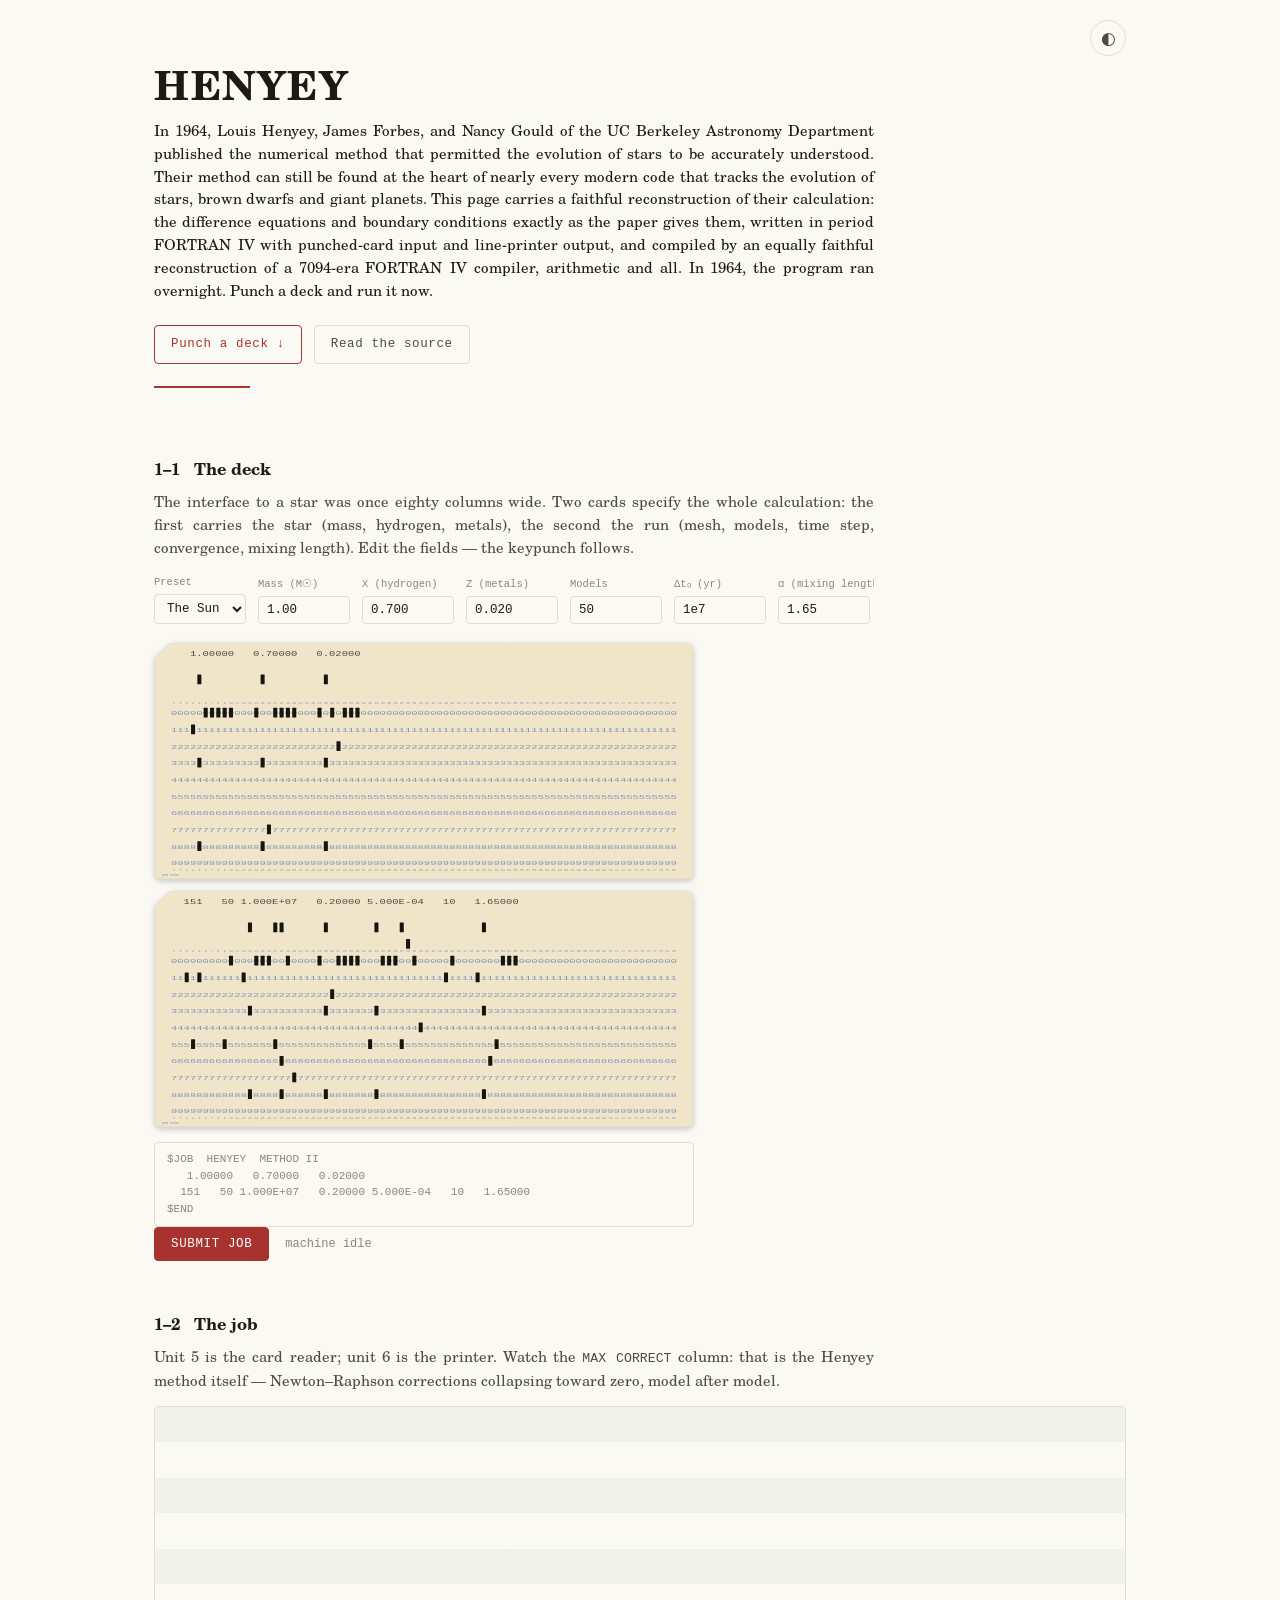
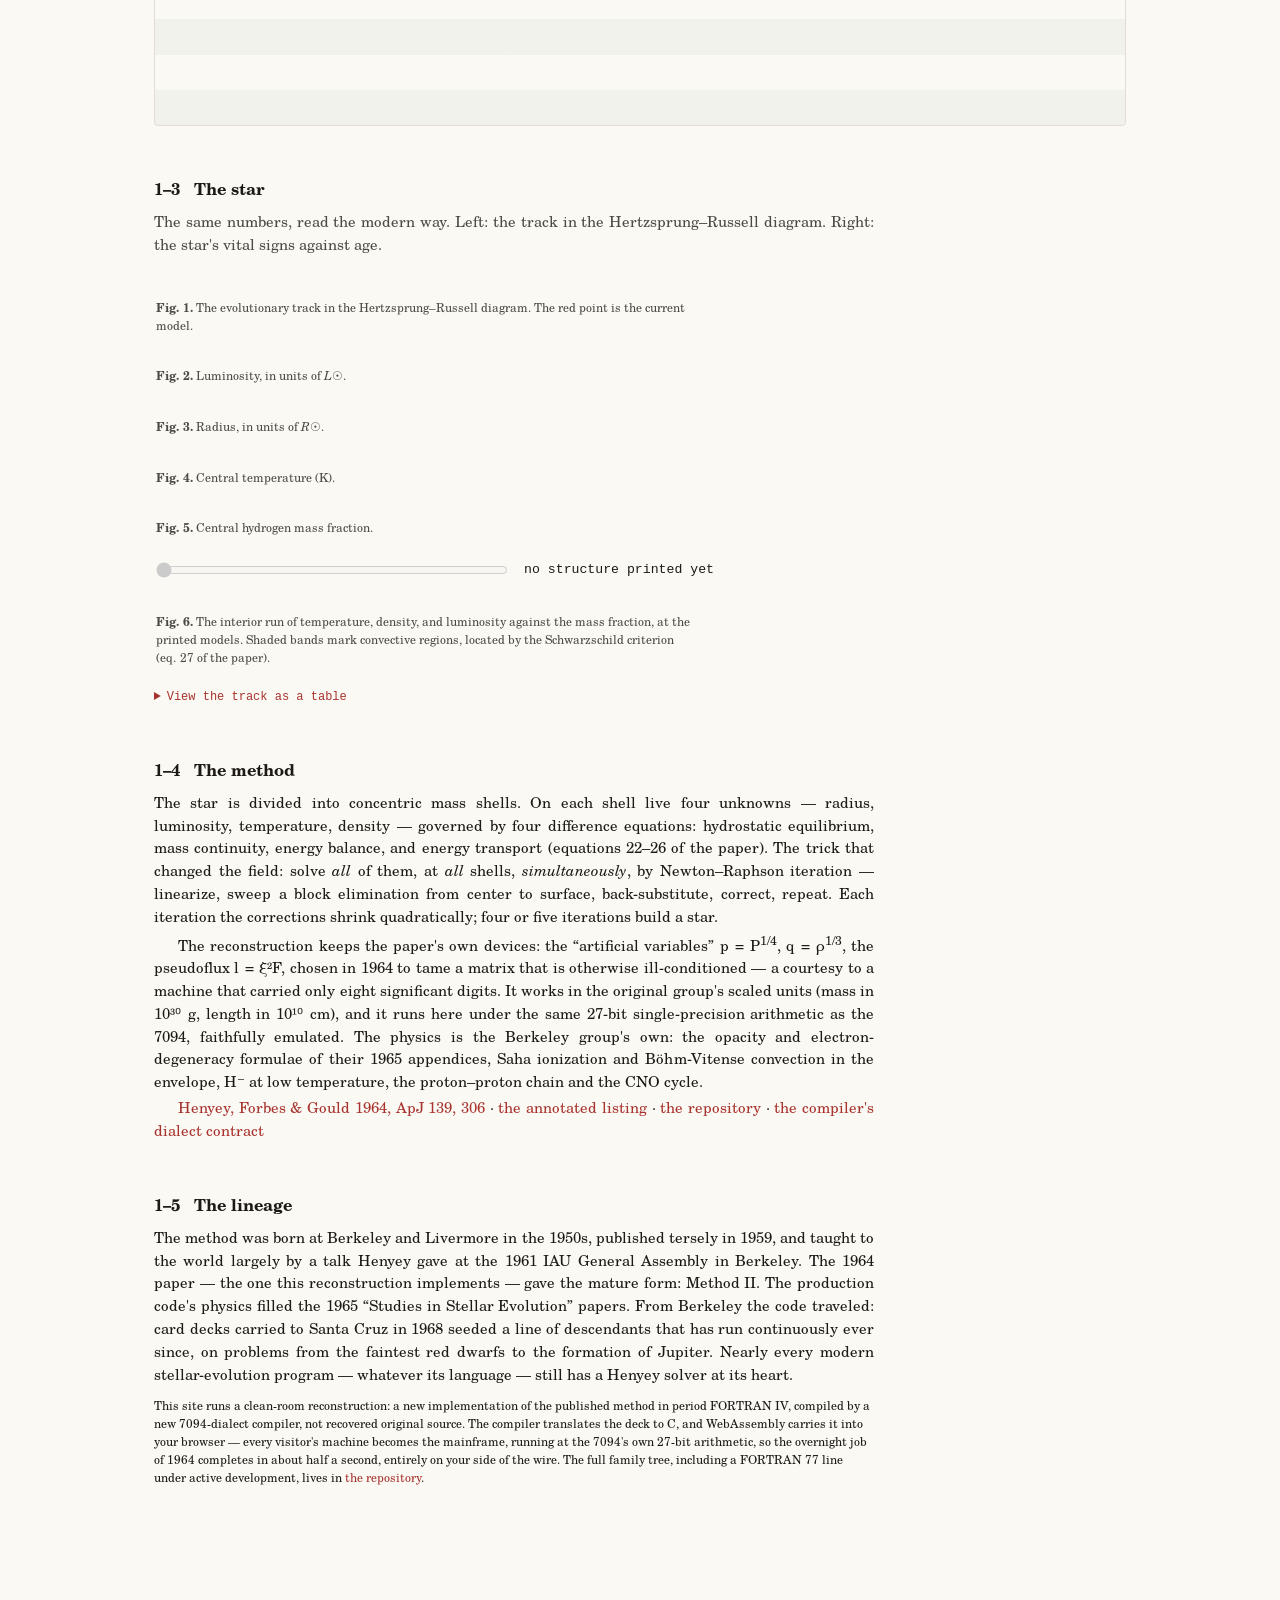
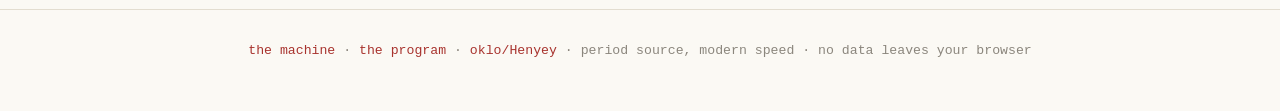
<file: docs/index.html>
<!DOCTYPE html>
<html lang="en">
<head>
<meta charset="utf-8">
<meta name="viewport" content="width=device-width, initial-scale=1">
<title>HENYEY — a 1964 stellar evolution code, running now</title>
<meta name="description" content="The Henyey–Forbes–Gould (1964) stellar evolution method, reconstructed in period FORTRAN IV and running live in your browser at IBM 7094 arithmetic.">
<link rel="preload" href="fonts/texgyreschola-regular.otf" as="font" type="font/otf" crossorigin>
<link rel="preload" href="fonts/texgyreschola-bold.otf" as="font" type="font/otf" crossorigin>
<link rel="stylesheet" href="site.css">
<link rel="icon" href="data:image/svg+xml,<svg xmlns='http://www.w3.org/2000/svg' viewBox='0 0 100 100'><text y='.9em' font-size='90'>✳</text></svg>">
</head>
<body>
<header class="hero">
  <button id="themeToggle" class="theme-toggle" aria-label="Toggle color scheme">◐</button>
  <h1>HENYEY</h1>
  <p class="lede">
    In 1964, Louis Henyey, James Forbes, and Nancy Gould of the UC Berkeley
    Astronomy Department published the numerical method that permitted the
    evolution of stars to be accurately understood. Their method can still be
    found at the heart of nearly every modern code that tracks the evolution
    of stars, brown dwarfs and giant planets. This page carries a
    faithful reconstruction of their calculation: the difference equations and
    boundary conditions exactly as the paper gives them, written in period
    FORTRAN&nbsp;IV with punched-card input and line-printer output, and
    compiled by an equally faithful reconstruction of a 7094-era
    FORTRAN&nbsp;IV compiler, arithmetic and all. In 1964, the program ran
    overnight. Punch a deck and run it now.
  </p>
  <p class="lede-actions"><a class="btn" href="#deck">Punch a deck ↓</a>
     <a class="btn ghost" href="source.html">Read the source</a></p>
</header>

<main>
<section id="deck" class="section">
  <h2><span class="secno">1–1</span>The deck</h2>
  <p>The interface to a star was once eighty columns wide. Two cards specify the
     whole calculation: the first carries the star (mass, hydrogen, metals), the
     second the run (mesh, models, time step, convergence, mixing length).
     Edit the fields — the keypunch follows.</p>
  <div class="controls">
    <label>Preset
      <select id="preset">
        <option value="sun">The Sun, calibrated</option>
        <option value="half">A 0.5 M☉ dwarf</option>
        <option value="reddwarf">A 0.3 M☉ red dwarf</option>
      </select>
    </label>
    <label>Mass (M☉) <input id="f_mass" type="number" step="0.05" min="0.2" max="2.5" value="1.00"></label>
    <label>X (hydrogen) <input id="f_x" type="number" step="0.001" min="0.4" max="0.85" value="0.700"></label>
    <label>Z (metals) <input id="f_z" type="number" step="0.005" min="0.001" max="0.06" value="0.020"></label>
    <label>Models <input id="f_models" type="number" step="10" min="1" max="400" value="50"></label>
    <label>Δt₀ (yr) <input id="f_dtyr" type="number" step="1e6" min="1e4" max="1e9" value="1e7"></label>
    <label>α (mixing length) <input id="f_alfa" type="number" step="0.1" min="0.1" max="3" value="1.65"></label>
  </div>
  <div id="cards"></div>
  <pre id="deckListing" class="deck-listing" aria-label="Card images as text"></pre>
  <p class="run-row">
    <button id="submitJob" class="btn primary">SUBMIT JOB</button>
    <span id="jobStatus" class="job-status">machine idle</span>
  </p>
</section>

<section class="section">
  <h2><span class="secno">1–2</span>The job</h2>
  <p>Unit 5 is the card reader; unit 6 is the printer. Watch the
     <span class="mono">MAX&nbsp;CORRECT</span> column: that is the Henyey method
     itself — Newton–Raphson corrections collapsing toward zero, model after model.</p>
  <div id="printer" class="printer" aria-live="polite"><div class="printer-scroll" id="printerScroll"></div></div>
</section>

<section class="section">
  <h2><span class="secno">1–3</span>The star</h2>
  <p>The same numbers, read the modern way. Left: the track in the
     Hertzsprung–Russell diagram. Right: the star's vital signs against age.</p>
  <div class="chartgrid">
    <figure class="chartcard wide" id="hrChart"><div class="chartbox" id="hrBox"></div><figcaption class="caption"><b>Fig.&nbsp;1.</b> The evolutionary track in the Hertzsprung–Russell diagram. The red point is the current model.</figcaption></figure>
    <figure class="chartcard" id="lumChart"><div class="chartbox" id="lumBox"></div><figcaption class="caption"><b>Fig.&nbsp;2.</b> Luminosity, in units of <i>L</i>☉.</figcaption></figure>
    <figure class="chartcard" id="radChart"><div class="chartbox" id="radBox"></div><figcaption class="caption"><b>Fig.&nbsp;3.</b> Radius, in units of <i>R</i>☉.</figcaption></figure>
    <figure class="chartcard" id="tcChart"><div class="chartbox" id="tcBox"></div><figcaption class="caption"><b>Fig.&nbsp;4.</b> Central temperature (K).</figcaption></figure>
    <figure class="chartcard" id="xcChart"><div class="chartbox" id="xcBox"></div><figcaption class="caption"><b>Fig.&nbsp;5.</b> Central hydrogen mass fraction.</figcaption></figure>
  </div>
  <figure class="chartcard wide" id="structCard">
    <p class="scrub-row"><input type="range" id="structScrub" min="0" max="0" value="0" step="1" disabled>
       <span id="structLabel" class="mono">no structure printed yet</span></p>
    <div class="chartgrid three">
      <div class="chartbox" id="stTBox"></div>
      <div class="chartbox" id="stRhoBox"></div>
      <div class="chartbox" id="stLBox"></div>
    </div>
    <figcaption class="caption"><b>Fig.&nbsp;6.</b> The interior run of temperature, density, and luminosity
      against the mass fraction, at the printed models. Shaded bands mark convective regions,
      located by the Schwarzschild criterion (eq.&nbsp;27 of the paper).</figcaption>
  </figure>
  <details class="tableview"><summary>View the track as a table</summary><div id="trackTable"></div></details>
</section>

<section class="section prose">
  <h2><span class="secno">1–4</span>The method</h2>
  <p>The star is divided into concentric mass shells. On each shell live four
     unknowns — radius, luminosity, temperature, density — governed by four
     difference equations: hydrostatic equilibrium, mass continuity, energy
     balance, and energy transport (equations 22–26 of the paper). The trick that
     changed the field: solve <em>all</em> of them, at <em>all</em> shells,
     <em>simultaneously</em>, by Newton–Raphson iteration — linearize, sweep a
     block elimination from center to surface, back-substitute, correct, repeat.
     Each iteration the corrections shrink quadratically; four or five iterations
     build a star.</p>
  <p>The reconstruction keeps the paper's own devices: the “artificial variables”
     p&nbsp;=&nbsp;P<sup>1/4</sup>, q&nbsp;=&nbsp;ρ<sup>1/3</sup>, the pseudoflux
     l&nbsp;=&nbsp;ξ²F, chosen in 1964 to tame a matrix that is otherwise
     ill-conditioned — a courtesy to a machine that carried only eight
     significant digits. It works in the original group's scaled units
     (mass in 10³⁰&nbsp;g, length in 10¹⁰&nbsp;cm), and it runs here under the
     same 27-bit single-precision arithmetic as the 7094, faithfully emulated.
     The physics is the Berkeley group's own: the opacity and
     electron-degeneracy formulae of their 1965 appendices, Saha ionization and
     Böhm-Vitense convection in the envelope, H⁻ at low temperature, the
     proton–proton chain and the CNO cycle.</p>
  <p><a href="https://articles.adsabs.harvard.edu/pdf/1964ApJ...139..306H">Henyey, Forbes &amp; Gould 1964, ApJ 139, 306</a> ·
     <a href="source.html">the annotated listing</a> ·
     <a href="https://github.com/oklo/Henyey">the repository</a> ·
     <a href="https://github.com/oklo/Henyey/blob/main/docs/DIALECT.md">the compiler's dialect contract</a></p>
</section>

<section class="section prose">
  <h2><span class="secno">1–5</span>The lineage</h2>
  <p>The method was born at Berkeley and Livermore in the 1950s, published
     tersely in 1959, and taught to the world largely by a talk Henyey gave at
     the 1961 IAU General Assembly in Berkeley. The 1964 paper — the one this
     reconstruction implements — gave the mature form: Method II. The production
     code's physics filled the 1965 “Studies in Stellar Evolution” papers.
     From Berkeley the code traveled: card decks carried to Santa Cruz in 1968
     seeded a line of descendants that has run continuously ever since, on
     problems from the faintest red dwarfs to the formation of Jupiter. Nearly
     every modern stellar-evolution program — whatever its language — still has
     a Henyey solver at its heart.</p>
  <p class="fineprint">This site runs a clean-room reconstruction: a new
     implementation of the published method in period FORTRAN IV, compiled by a
     new 7094-dialect compiler, not recovered original source. The compiler
     translates the deck to C, and WebAssembly carries it into your browser —
     every visitor's machine becomes the mainframe, running at the 7094's own
     27-bit arithmetic, so the overnight job of 1964 completes in about half a
     second, entirely on your side of the wire. The full family tree, including
     a FORTRAN 77 line under active development, lives in
     <a href="https://github.com/oklo/Henyey">the repository</a>.</p>
</section>
</main>

<footer>
  <p class="mono"><a href="index.html">the machine</a> · <a href="source.html">the program</a> · <a href="https://github.com/oklo/Henyey">oklo/Henyey</a> · period source, modern speed · no data leaves your browser</p>
</footer>

<div id="tooltip" class="tooltip" hidden></div>
<script src="site.js"></script>
</body>
</html>
</file>
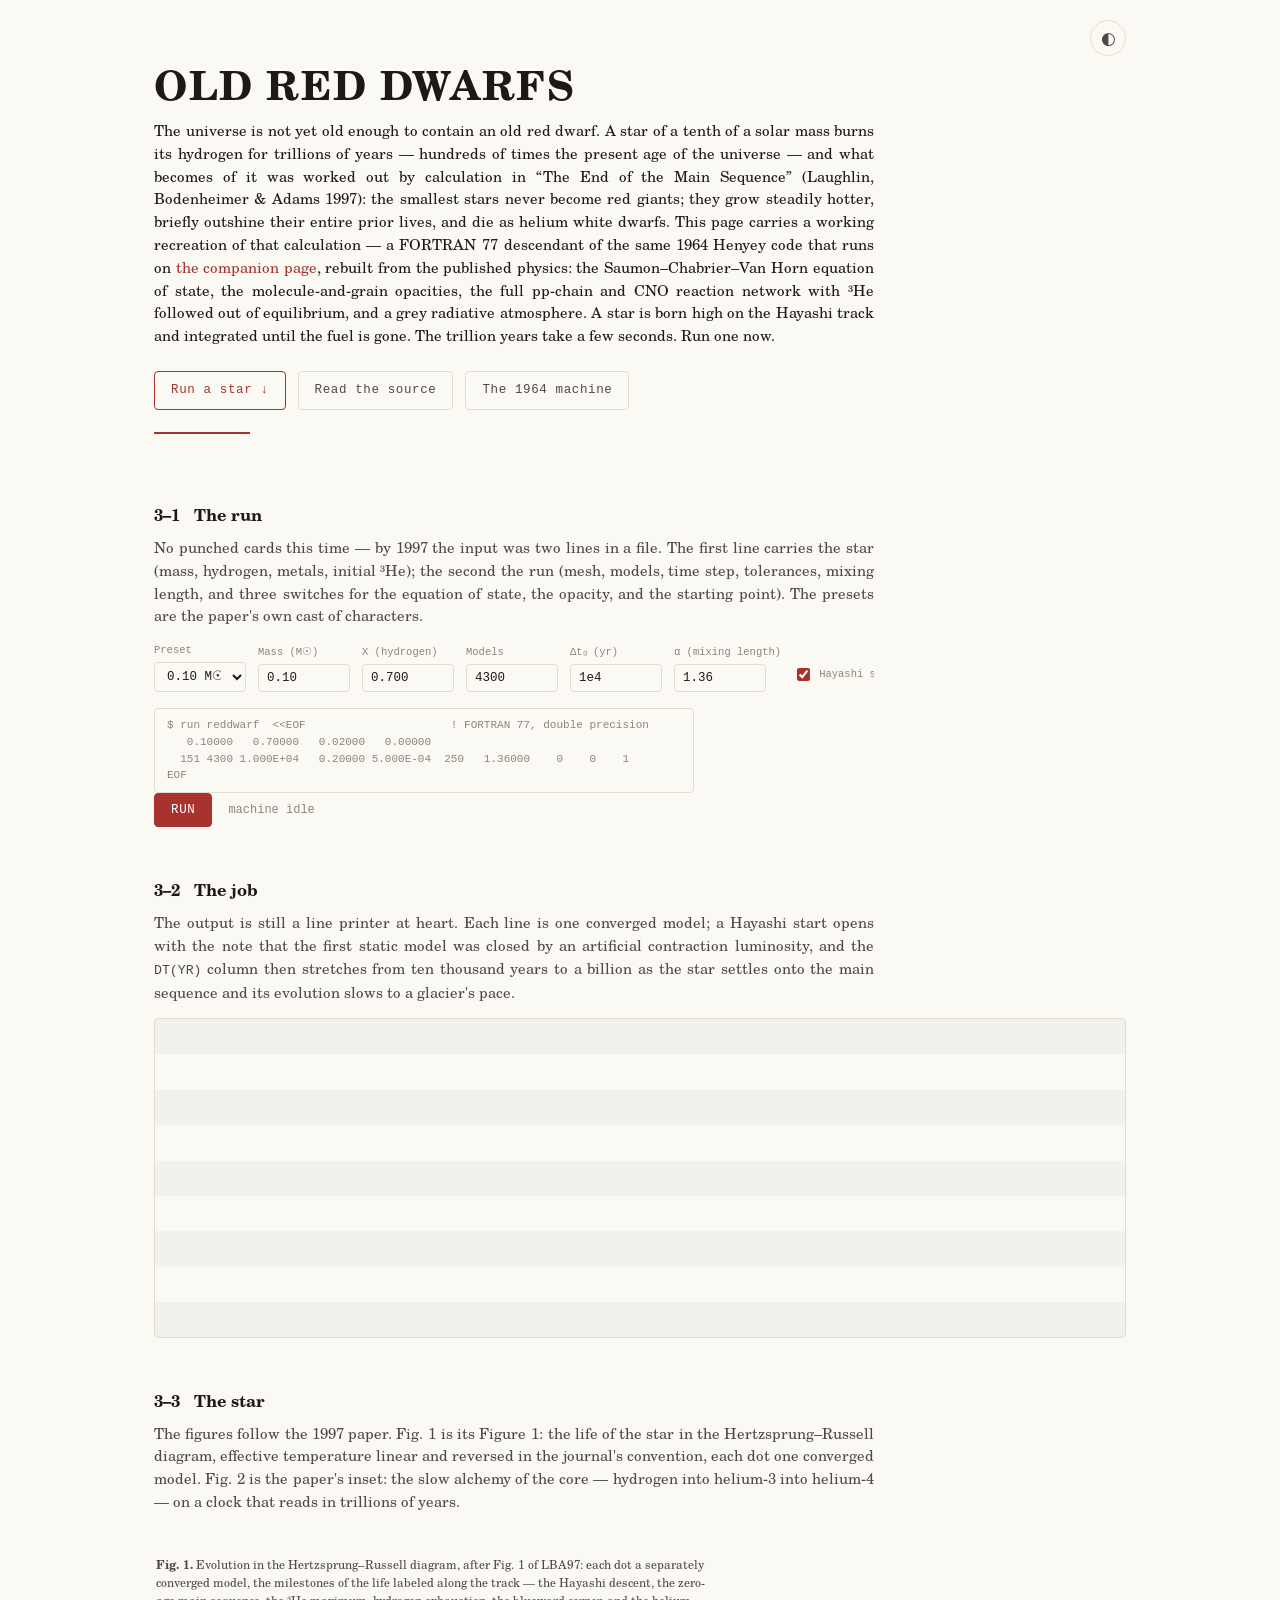
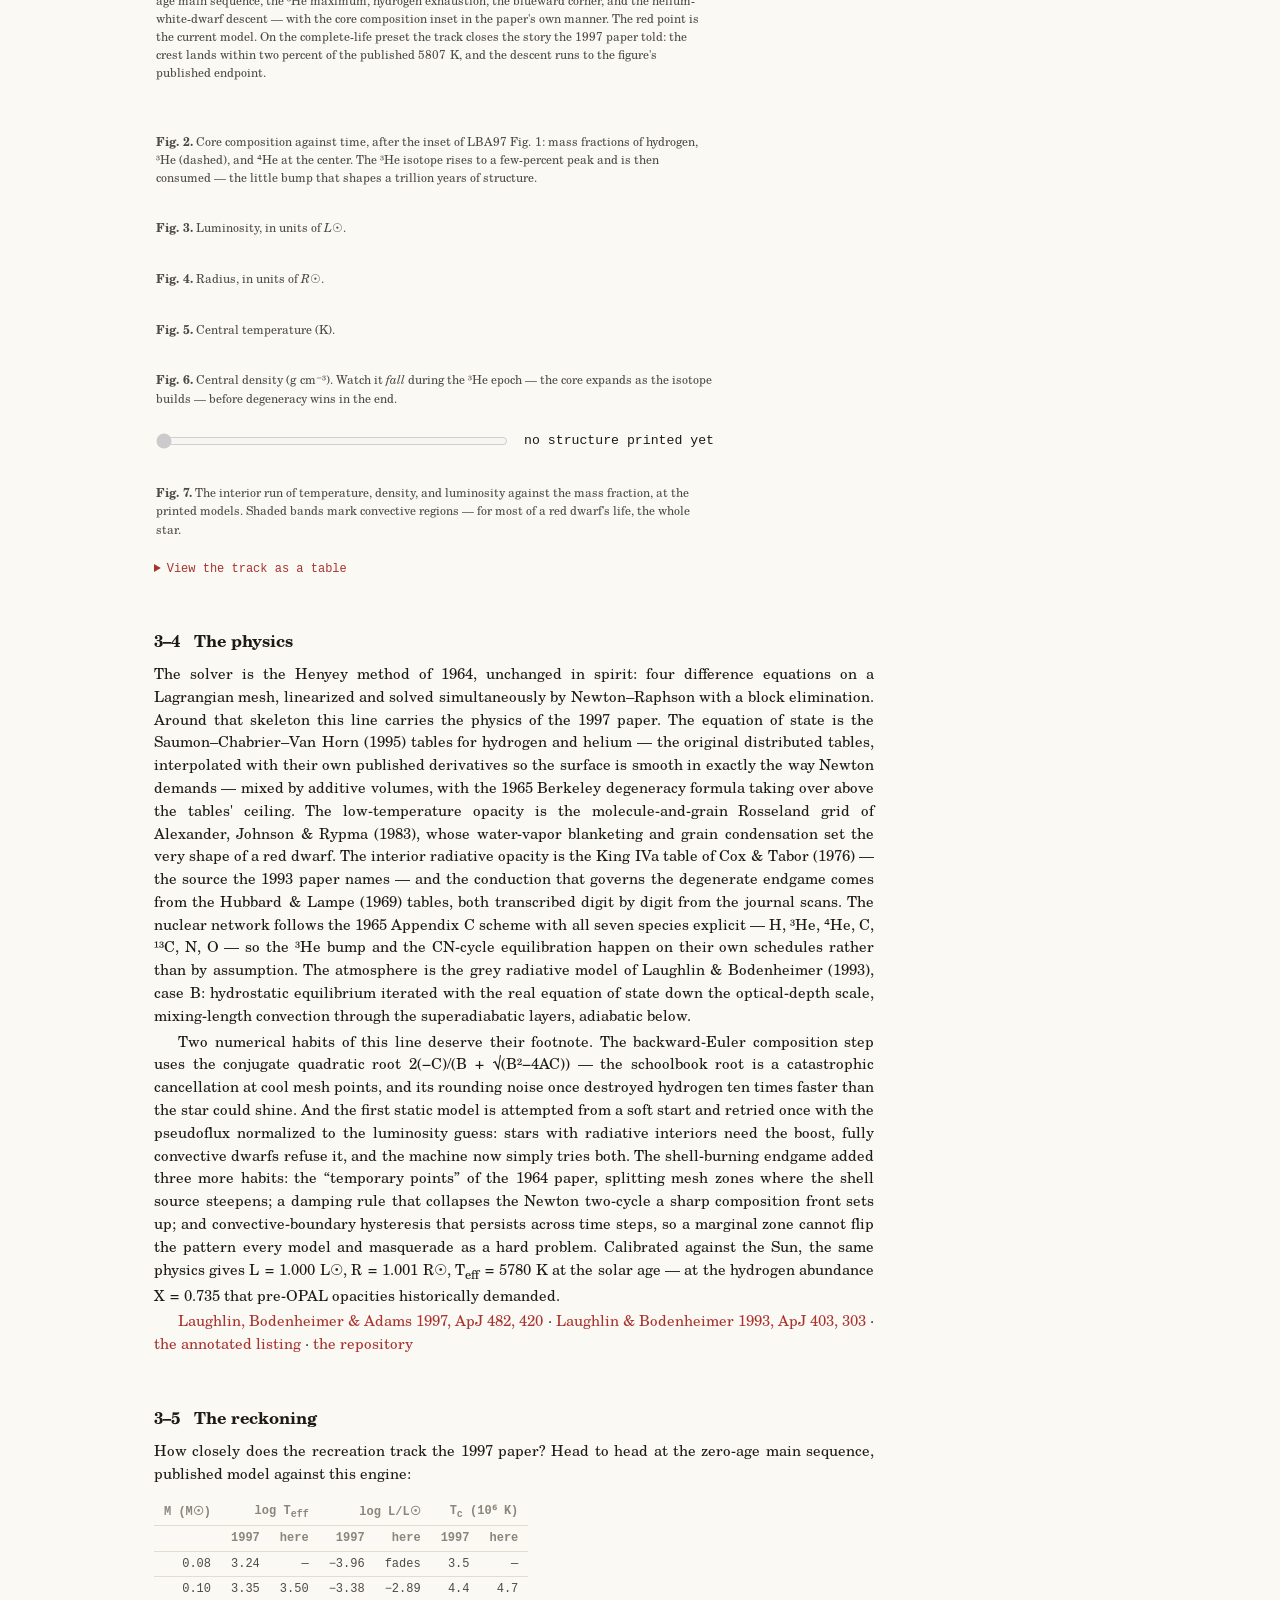
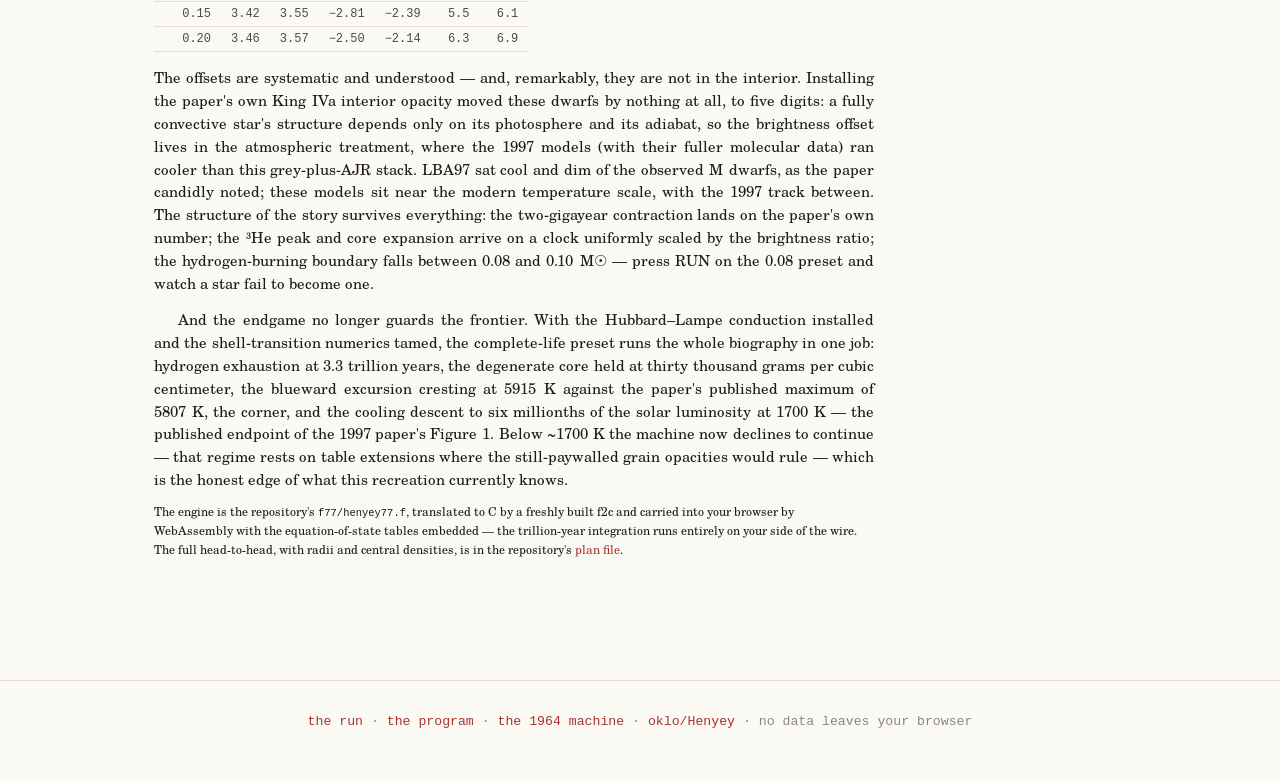
<file: docs/reddwarfs.html>
<!DOCTYPE html>
<html lang="en">
<head>
<meta charset="utf-8">
<meta name="viewport" content="width=device-width, initial-scale=1">
<title>OLD RED DWARFS — the end of the main sequence, computed now</title>
<meta name="description" content="The Laughlin, Bodenheimer & Adams (1997) red-dwarf evolution code, recreated in FORTRAN 77 and running live in your browser: trillion-year stellar lifetimes in seconds.">
<link rel="preload" href="fonts/texgyreschola-regular.otf" as="font" type="font/otf" crossorigin>
<link rel="preload" href="fonts/texgyreschola-bold.otf" as="font" type="font/otf" crossorigin>
<link rel="stylesheet" href="site.css">
<link rel="icon" href="data:image/svg+xml,<svg xmlns='http://www.w3.org/2000/svg' viewBox='0 0 100 100'><text y='.9em' font-size='90'>✦</text></svg>">
<style>
.controls .checkline { flex-direction: row; align-items: center; gap: 6px; align-self: end; padding-bottom: 8px; }
.controls .checkline input { width: auto; accent-color: var(--red); }
</style>
</head>
<body>
<header class="hero">
  <button id="themeToggle" class="theme-toggle" aria-label="Toggle color scheme">◐</button>
  <h1>OLD RED DWARFS</h1>
  <p class="lede">
    The universe is not yet old enough to contain an old red dwarf. A star of
    a tenth of a solar mass burns its hydrogen for trillions of years — hundreds
    of times the present age of the universe — and what becomes of it was worked
    out by calculation in “The End of the Main Sequence” (Laughlin, Bodenheimer
    &amp; Adams 1997): the smallest stars never become red giants; they grow
    steadily hotter, briefly outshine their entire prior lives, and die as
    helium white dwarfs. This page carries a working recreation of that
    calculation — a FORTRAN&nbsp;77 descendant of the same 1964 Henyey code that
    runs on <a href="index.html">the companion page</a>, rebuilt from the
    published physics: the Saumon–Chabrier–Van&nbsp;Horn equation of state, the
    molecule-and-grain opacities, the full pp-chain and CNO reaction network
    with ³He followed out of equilibrium, and a grey radiative atmosphere.
    A star is born high on the Hayashi track and integrated until the fuel is
    gone. The trillion years take a few seconds. Run one now.
  </p>
  <p class="lede-actions"><a class="btn" href="#job">Run a star ↓</a>
     <a class="btn ghost" href="rdsource.html">Read the source</a>
     <a class="btn ghost" href="index.html">The 1964 machine</a></p>
</header>

<main>
<section id="job" class="section">
  <h2><span class="secno">3–1</span>The run</h2>
  <p>No punched cards this time — by 1997 the input was two lines in a file.
     The first line carries the star (mass, hydrogen, metals, initial ³He);
     the second the run (mesh, models, time step, tolerances, mixing length,
     and three switches for the equation of state, the opacity, and the
     starting point). The presets are the paper's own cast of characters.</p>
  <div class="controls">
    <label>Preset
      <select id="preset">
        <option value="complete">0.10 M☉ — the complete life</option>
        <option value="flagship">0.10 M☉ — to the ³He peak</option>
        <option value="browndwarf">0.08 M☉ — fails to ignite</option>
        <option value="m015">0.15 M☉</option>
        <option value="m020">0.20 M☉</option>
        <option value="m030">0.30 M☉ (main sequence)</option>
        <option value="sun">The Sun, for scale</option>
      </select>
    </label>
    <label>Mass (M☉) <input id="f_mass" type="number" step="0.01" min="0.06" max="2.0" value="0.10"></label>
    <label>X (hydrogen) <input id="f_x" type="number" step="0.001" min="0.4" max="0.85" value="0.700"></label>
    <label>Models <input id="f_models" type="number" step="50" min="1" max="6000" value="4300"></label>
    <label>Δt₀ (yr) <input id="f_dtyr" type="number" step="1e4" min="1e3" max="1e9" value="1e4"></label>
    <label>α (mixing length) <input id="f_alfa" type="number" step="0.1" min="0.1" max="3" value="1.36"></label>
    <label class="checkline"><input id="f_ihay" type="checkbox" checked> Hayashi start</label>
  </div>
  <pre id="deckListing" class="deck-listing" aria-label="Input lines as text"></pre>
  <p class="run-row">
    <button id="submitJob" class="btn primary">RUN</button>
    <span id="jobStatus" class="job-status">machine idle</span>
  </p>
</section>

<section class="section">
  <h2><span class="secno">3–2</span>The job</h2>
  <p>The output is still a line printer at heart. Each line is one converged
     model; a Hayashi start opens with the note that the first static model was
     closed by an artificial contraction luminosity, and the
     <span class="mono">DT(YR)</span> column then stretches from ten thousand
     years to a billion as the star settles onto the main sequence and its
     evolution slows to a glacier's pace.</p>
  <div id="printer" class="printer" aria-live="polite"><div class="printer-scroll" id="printerScroll"></div></div>
</section>

<section class="section">
  <h2><span class="secno">3–3</span>The star</h2>
  <p>The figures follow the 1997 paper. Fig.&nbsp;1 is its Figure&nbsp;1: the
     life of the star in the Hertzsprung–Russell diagram, effective temperature
     linear and reversed in the journal's convention, each dot one converged
     model. Fig.&nbsp;2 is the paper's inset: the slow alchemy of the core —
     hydrogen into helium-3 into helium-4 — on a clock that reads in trillions
     of years.</p>
  <div class="chartgrid">
    <figure class="chartcard wide" id="hrChart"><div class="chartbox" id="hrBox"></div><figcaption class="caption"><b>Fig.&nbsp;1.</b> Evolution in the Hertzsprung–Russell diagram, after Fig.&nbsp;1 of LBA97: each dot a separately converged model, the milestones of the life labeled along the track — the Hayashi descent, the zero-age main sequence, the ³He maximum, hydrogen exhaustion, the blueward corner, and the helium-white-dwarf descent — with the core composition inset in the paper's own manner. The red point is the current model. On the complete-life preset the track closes the story the 1997 paper told: the crest lands within two percent of the published 5807&nbsp;K, and the descent runs to the figure's published endpoint.</figcaption></figure>
    <figure class="chartcard wide" id="compChart"><div class="chartbox" id="compBox"></div><figcaption class="caption"><b>Fig.&nbsp;2.</b> Core composition against time, after the inset of LBA97 Fig.&nbsp;1: mass fractions of hydrogen, ³He (dashed), and ⁴He at the center. The ³He isotope rises to a few-percent peak and is then consumed — the little bump that shapes a trillion years of structure.</figcaption></figure>
    <figure class="chartcard" id="lumChart"><div class="chartbox" id="lumBox"></div><figcaption class="caption"><b>Fig.&nbsp;3.</b> Luminosity, in units of <i>L</i>☉.</figcaption></figure>
    <figure class="chartcard" id="radChart"><div class="chartbox" id="radBox"></div><figcaption class="caption"><b>Fig.&nbsp;4.</b> Radius, in units of <i>R</i>☉.</figcaption></figure>
    <figure class="chartcard" id="tcChart"><div class="chartbox" id="tcBox"></div><figcaption class="caption"><b>Fig.&nbsp;5.</b> Central temperature (K).</figcaption></figure>
    <figure class="chartcard" id="rhocChart"><div class="chartbox" id="rhocBox"></div><figcaption class="caption"><b>Fig.&nbsp;6.</b> Central density (g&nbsp;cm⁻³). Watch it <i>fall</i> during the ³He epoch — the core expands as the isotope builds — before degeneracy wins in the end.</figcaption></figure>
  </div>
  <figure class="chartcard wide" id="structCard">
    <p class="scrub-row"><input type="range" id="structScrub" min="0" max="0" value="0" step="1" disabled>
       <span id="structLabel" class="mono">no structure printed yet</span></p>
    <div class="chartgrid three">
      <div class="chartbox" id="stTBox"></div>
      <div class="chartbox" id="stRhoBox"></div>
      <div class="chartbox" id="stLBox"></div>
    </div>
    <figcaption class="caption"><b>Fig.&nbsp;7.</b> The interior run of temperature, density, and luminosity
      against the mass fraction, at the printed models. Shaded bands mark convective regions —
      for most of a red dwarf's life, the whole star.</figcaption>
  </figure>
  <details class="tableview"><summary>View the track as a table</summary><div id="trackTable"></div></details>
</section>

<section class="section prose">
  <h2><span class="secno">3–4</span>The physics</h2>
  <p>The solver is the Henyey method of 1964, unchanged in spirit: four
     difference equations on a Lagrangian mesh, linearized and solved
     simultaneously by Newton–Raphson with a block elimination. Around that
     skeleton this line carries the physics of the 1997 paper. The equation of
     state is the Saumon–Chabrier–Van&nbsp;Horn (1995) tables for hydrogen and
     helium — the original distributed tables, interpolated with their own
     published derivatives so the surface is smooth in exactly the way Newton
     demands — mixed by additive volumes, with the 1965 Berkeley degeneracy
     formula taking over above the tables' ceiling. The low-temperature opacity
     is the molecule-and-grain Rosseland grid of Alexander, Johnson &amp; Rypma
     (1983), whose water-vapor blanketing and grain condensation set the very
     shape of a red dwarf. The interior radiative opacity is the King&nbsp;IVa
     table of Cox&nbsp;&amp;&nbsp;Tabor (1976) — the source the 1993 paper names —
     and the conduction that governs the degenerate endgame comes from the
     Hubbard&nbsp;&amp;&nbsp;Lampe (1969) tables, both transcribed digit by digit
     from the journal scans. The nuclear network follows the 1965 Appendix&nbsp;C
     scheme with all seven species explicit — H, ³He, ⁴He, C, ¹³C, N, O — so the
     ³He bump and the CN-cycle equilibration happen on their own schedules
     rather than by assumption. The atmosphere is the grey radiative model of
     Laughlin &amp; Bodenheimer (1993), case&nbsp;B: hydrostatic equilibrium
     iterated with the real equation of state down the optical-depth scale,
     mixing-length convection through the superadiabatic layers, adiabatic
     below.</p>
  <p>Two numerical habits of this line deserve their footnote. The
     backward-Euler composition step uses the conjugate quadratic root
     2(−C)/(B&nbsp;+&nbsp;√(B²−4AC)) — the schoolbook root is a catastrophic
     cancellation at cool mesh points, and its rounding noise once destroyed
     hydrogen ten times faster than the star could shine. And the first static
     model is attempted from a soft start and retried once with the pseudoflux
     normalized to the luminosity guess: stars with radiative interiors need
     the boost, fully convective dwarfs refuse it, and the machine now simply
     tries both. The shell-burning endgame added three more habits: the
     “temporary points” of the 1964 paper, splitting mesh zones where the
     shell source steepens; a damping rule that collapses the Newton
     two-cycle a sharp composition front sets up; and convective-boundary
     hysteresis that persists across time steps, so a marginal zone cannot
     flip the pattern every model and masquerade as a hard problem.
     Calibrated against the Sun, the same physics gives
     L&nbsp;=&nbsp;1.000&nbsp;L☉, R&nbsp;=&nbsp;1.001&nbsp;R☉,
     T<sub>eff</sub>&nbsp;=&nbsp;5780&nbsp;K at the solar age — at the
     hydrogen abundance X&nbsp;=&nbsp;0.735 that pre-OPAL opacities
     historically demanded.</p>
  <p><a href="https://articles.adsabs.harvard.edu/pdf/1997ApJ...482..420L">Laughlin, Bodenheimer &amp; Adams 1997, ApJ 482, 420</a> ·
     <a href="https://articles.adsabs.harvard.edu/pdf/1993ApJ...403..303L">Laughlin &amp; Bodenheimer 1993, ApJ 403, 303</a> ·
     <a href="rdsource.html">the annotated listing</a> ·
     <a href="https://github.com/oklo/Henyey">the repository</a></p>
</section>

<section class="section prose">
  <h2><span class="secno">3–5</span>The reckoning</h2>
  <p>How closely does the recreation track the 1997 paper? Head to head at the
     zero-age main sequence, published model against this engine:</p>
  <div class="tableview" style="margin-top:4px"><div>
  <table>
    <tr><th>M (M☉)</th><th colspan="2">log T<sub>eff</sub></th><th colspan="2">log L/L☉</th><th colspan="2">T<sub>c</sub> (10⁶ K)</th></tr>
    <tr><th></th><th>1997</th><th>here</th><th>1997</th><th>here</th><th>1997</th><th>here</th></tr>
    <tr><td>0.08</td><td>3.24</td><td>—</td><td>−3.96</td><td>fades</td><td>3.5</td><td>—</td></tr>
    <tr><td>0.10</td><td>3.35</td><td>3.50</td><td>−3.38</td><td>−2.89</td><td>4.4</td><td>4.7</td></tr>
    <tr><td>0.15</td><td>3.42</td><td>3.55</td><td>−2.81</td><td>−2.39</td><td>5.5</td><td>6.1</td></tr>
    <tr><td>0.20</td><td>3.46</td><td>3.57</td><td>−2.50</td><td>−2.14</td><td>6.3</td><td>6.9</td></tr>
  </table>
  </div></div>
  <p style="margin-top:14px">The offsets are systematic and understood — and, remarkably, they are
     not in the interior. Installing the paper's own King&nbsp;IVa interior
     opacity moved these dwarfs by nothing at all, to five digits: a fully
     convective star's structure depends only on its photosphere and its
     adiabat, so the brightness offset lives in the atmospheric treatment,
     where the 1997 models (with their fuller molecular data) ran cooler
     than this grey-plus-AJR stack. LBA97 sat cool and dim of the observed
     M&nbsp;dwarfs, as the paper candidly noted; these models sit near the
     modern temperature scale, with the 1997 track between. The structure of
     the story survives everything: the two-gigayear contraction lands on
     the paper's own number; the ³He peak and core expansion arrive on a
     clock uniformly scaled by the brightness ratio; the hydrogen-burning
     boundary falls between 0.08 and 0.10&nbsp;M☉ — press RUN on the 0.08
     preset and watch a star fail to become one.</p>
  <p style="margin-top:14px">And the endgame no longer guards the frontier. With the
     Hubbard–Lampe conduction installed and the shell-transition numerics
     tamed, the complete-life preset runs the whole biography in one job:
     hydrogen exhaustion at 3.3 trillion years, the degenerate core held at
     thirty thousand grams per cubic centimeter, the blueward excursion
     cresting at 5915&nbsp;K against the paper's published maximum of
     5807&nbsp;K, the corner, and the cooling descent to six millionths of
     the solar luminosity at 1700&nbsp;K — the published endpoint of the
     1997 paper's Figure&nbsp;1. Below ~1700&nbsp;K the machine now declines
     to continue — that regime rests on table extensions where the
     still-paywalled grain opacities would rule — which is the honest edge
     of what this recreation currently knows.</p>
  <p class="fineprint">The engine is the repository's <span class="mono">f77/henyey77.f</span>,
     translated to C by a freshly built f2c and carried into your browser by
     WebAssembly with the equation-of-state tables embedded — the trillion-year
     integration runs entirely on your side of the wire. The full head-to-head,
     with radii and central densities, is in the repository's
     <a href="https://github.com/oklo/Henyey/blob/main/f77/PLAN.md">plan file</a>.</p>
</section>
</main>

<footer>
  <p class="mono"><a href="reddwarfs.html">the run</a> · <a href="rdsource.html">the program</a> · <a href="index.html">the 1964 machine</a> · <a href="https://github.com/oklo/Henyey">oklo/Henyey</a> · no data leaves your browser</p>
</footer>

<div id="tooltip" class="tooltip" hidden></div>
<script src="rd.js"></script>
</body>
</html>
</file>
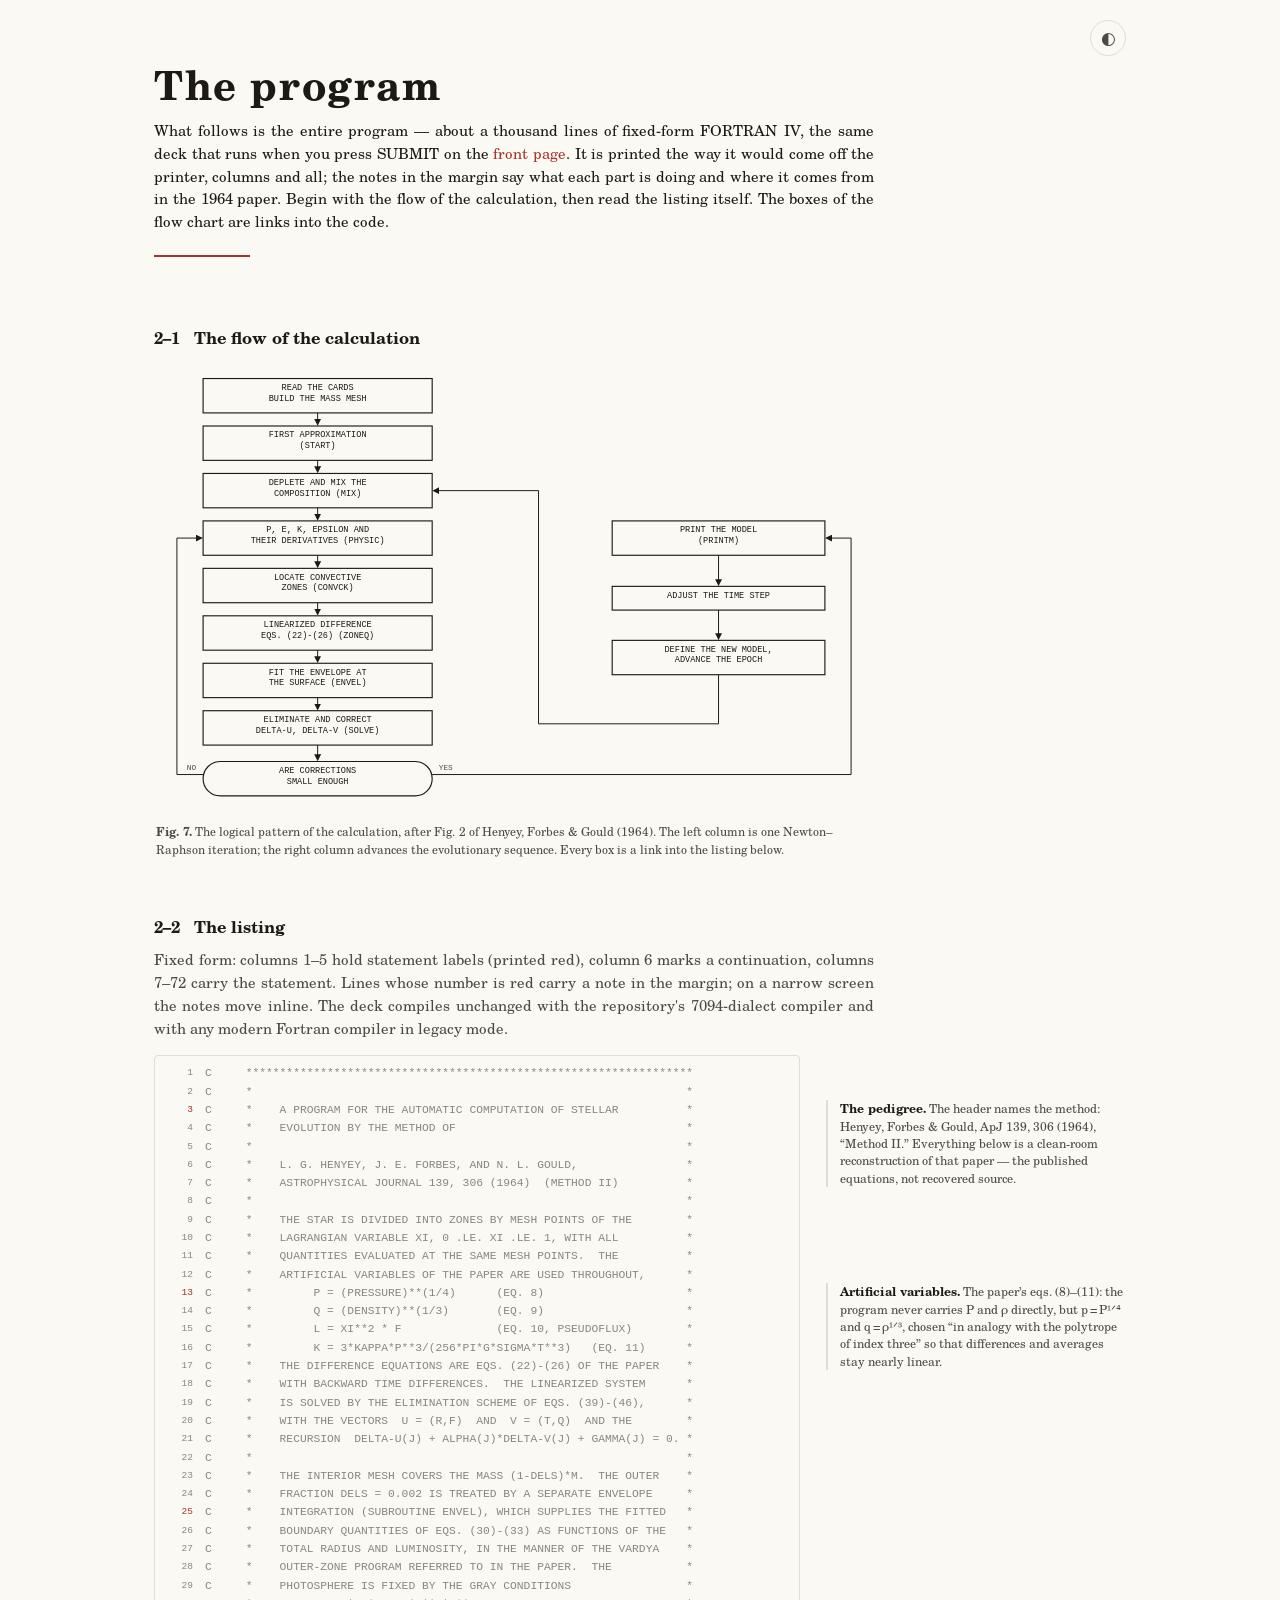
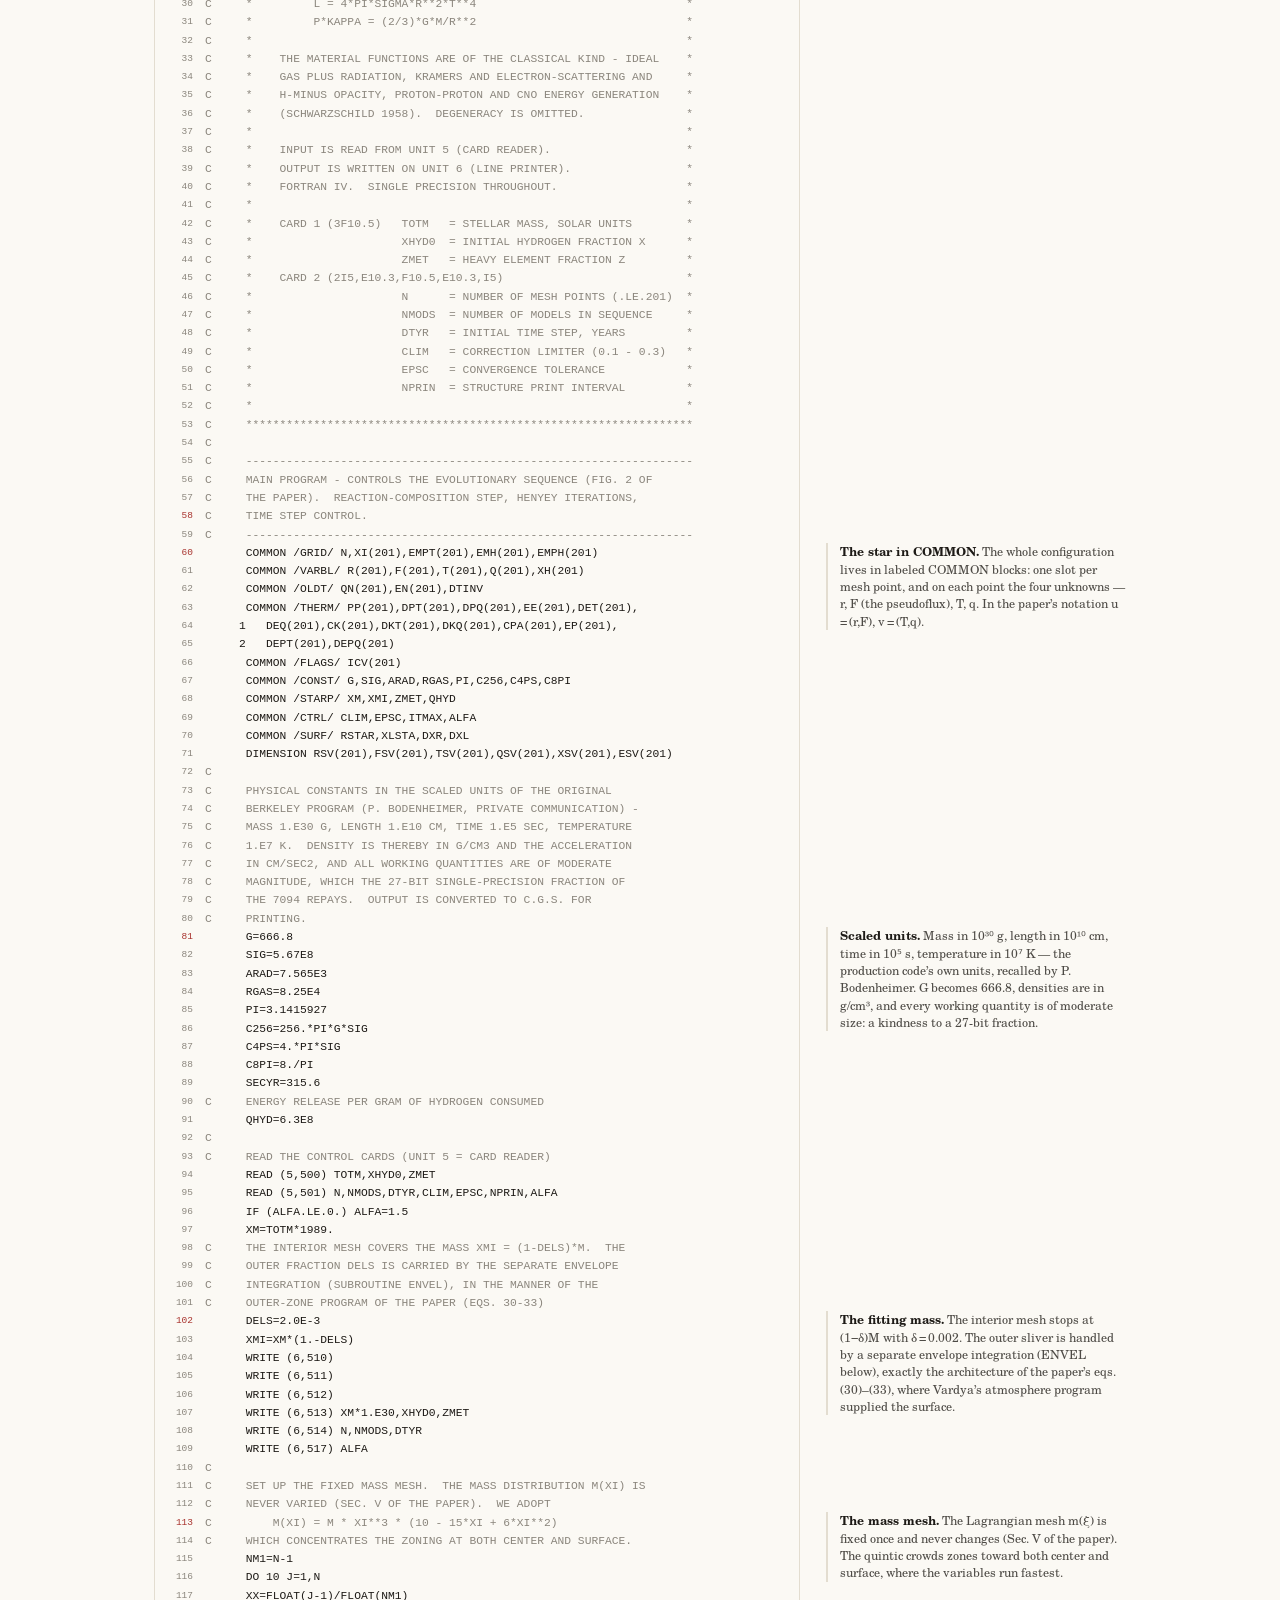
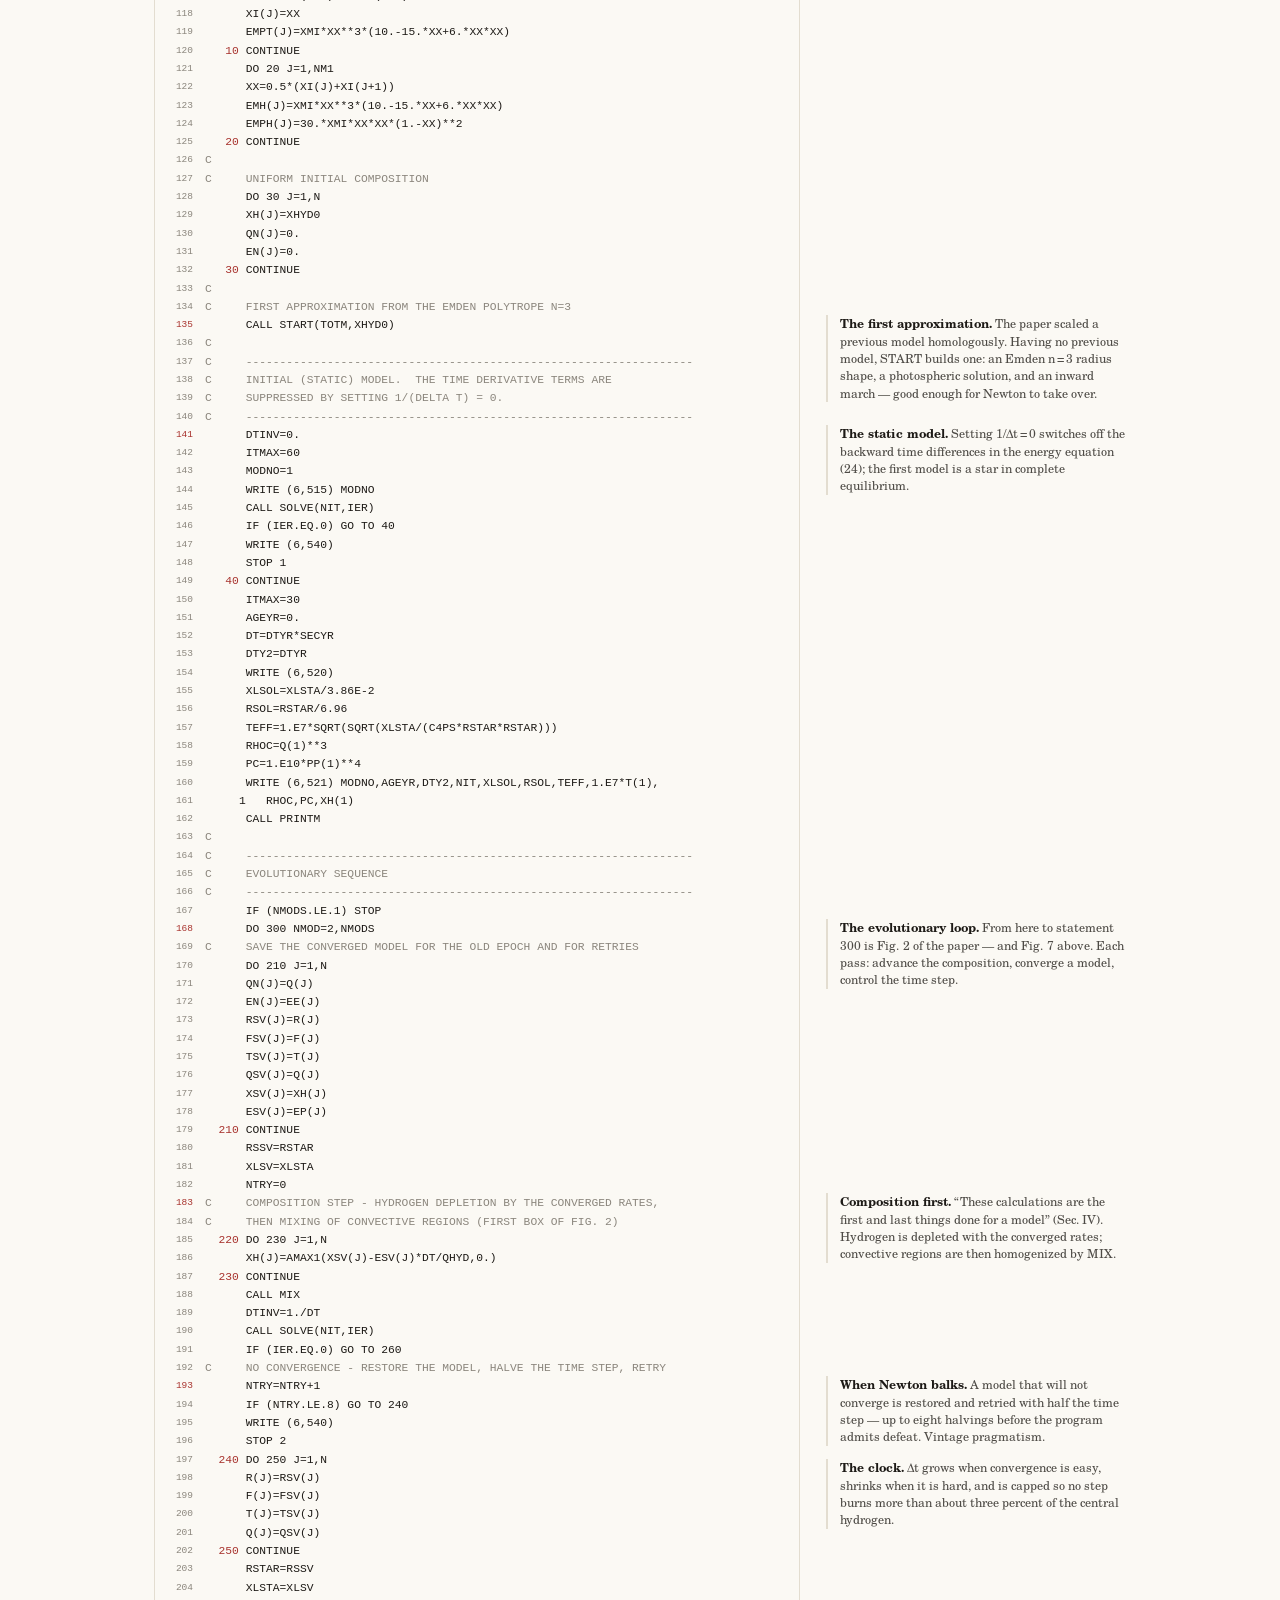
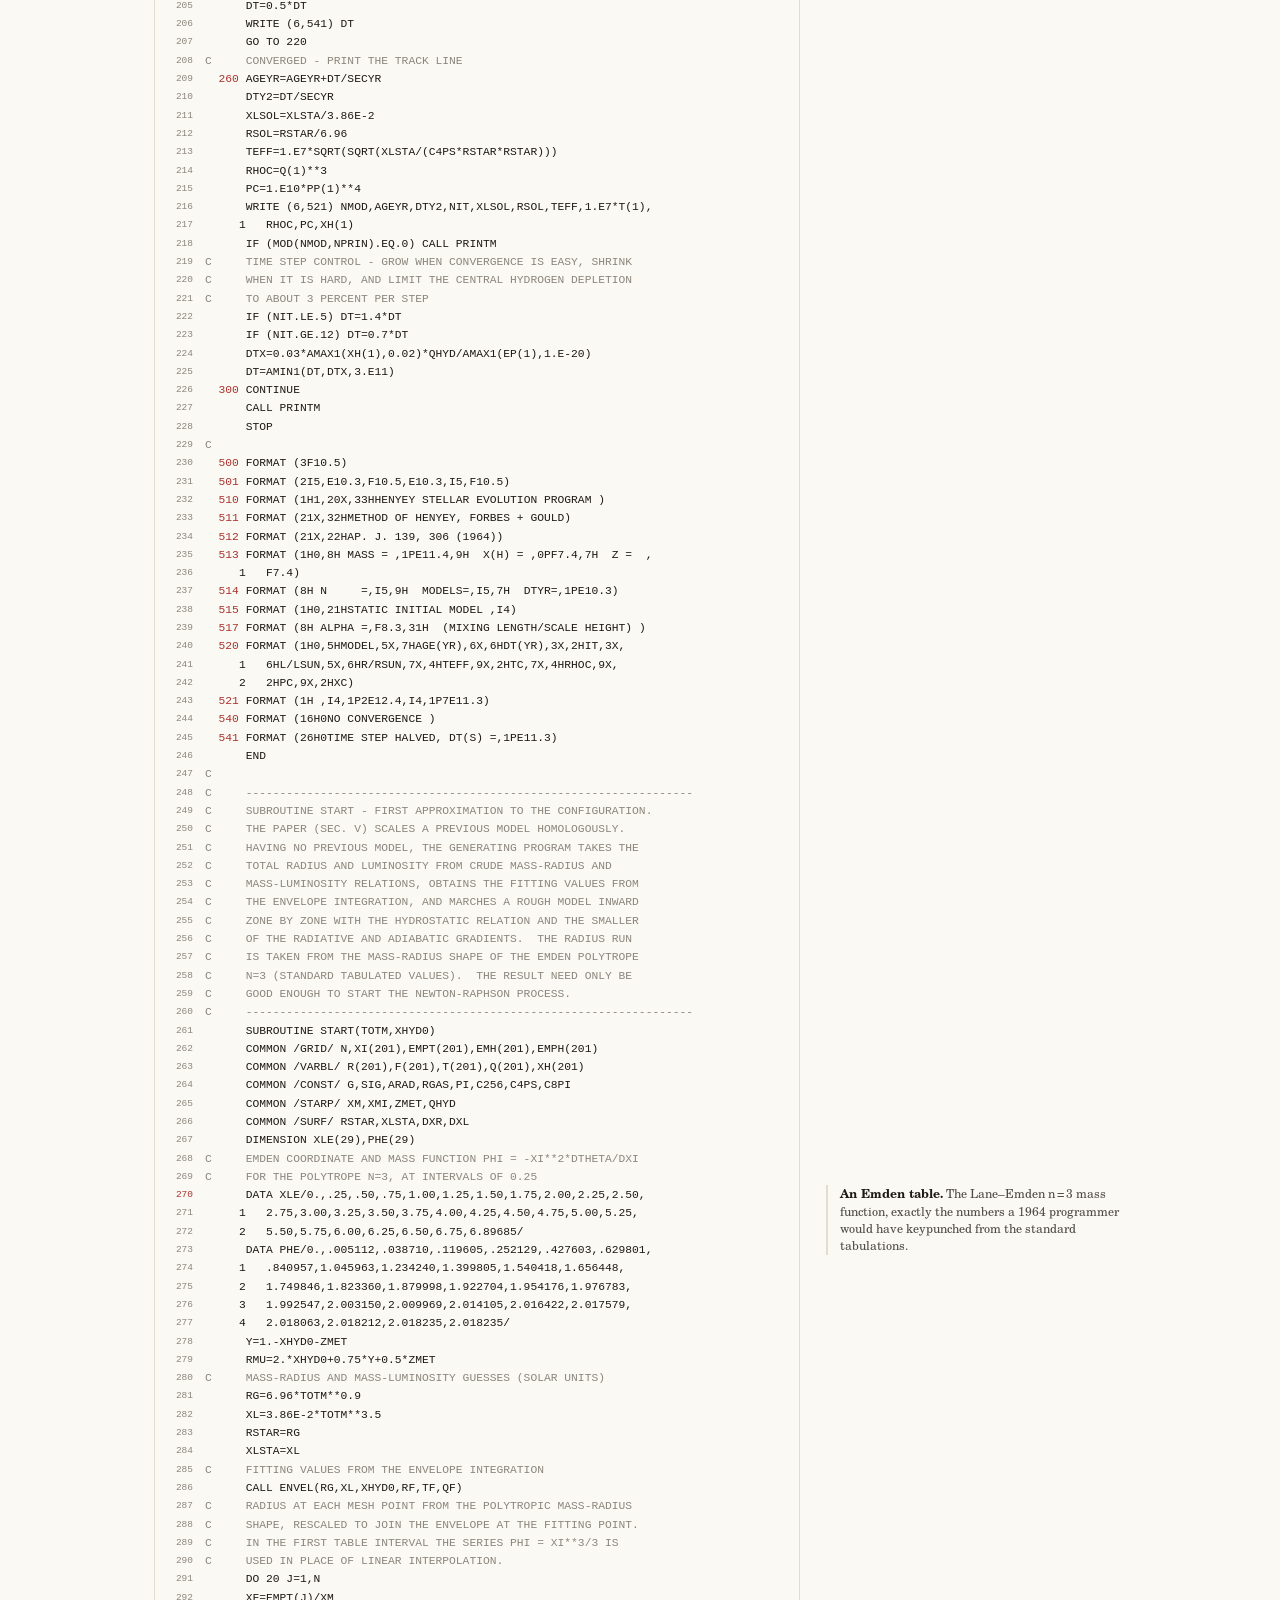
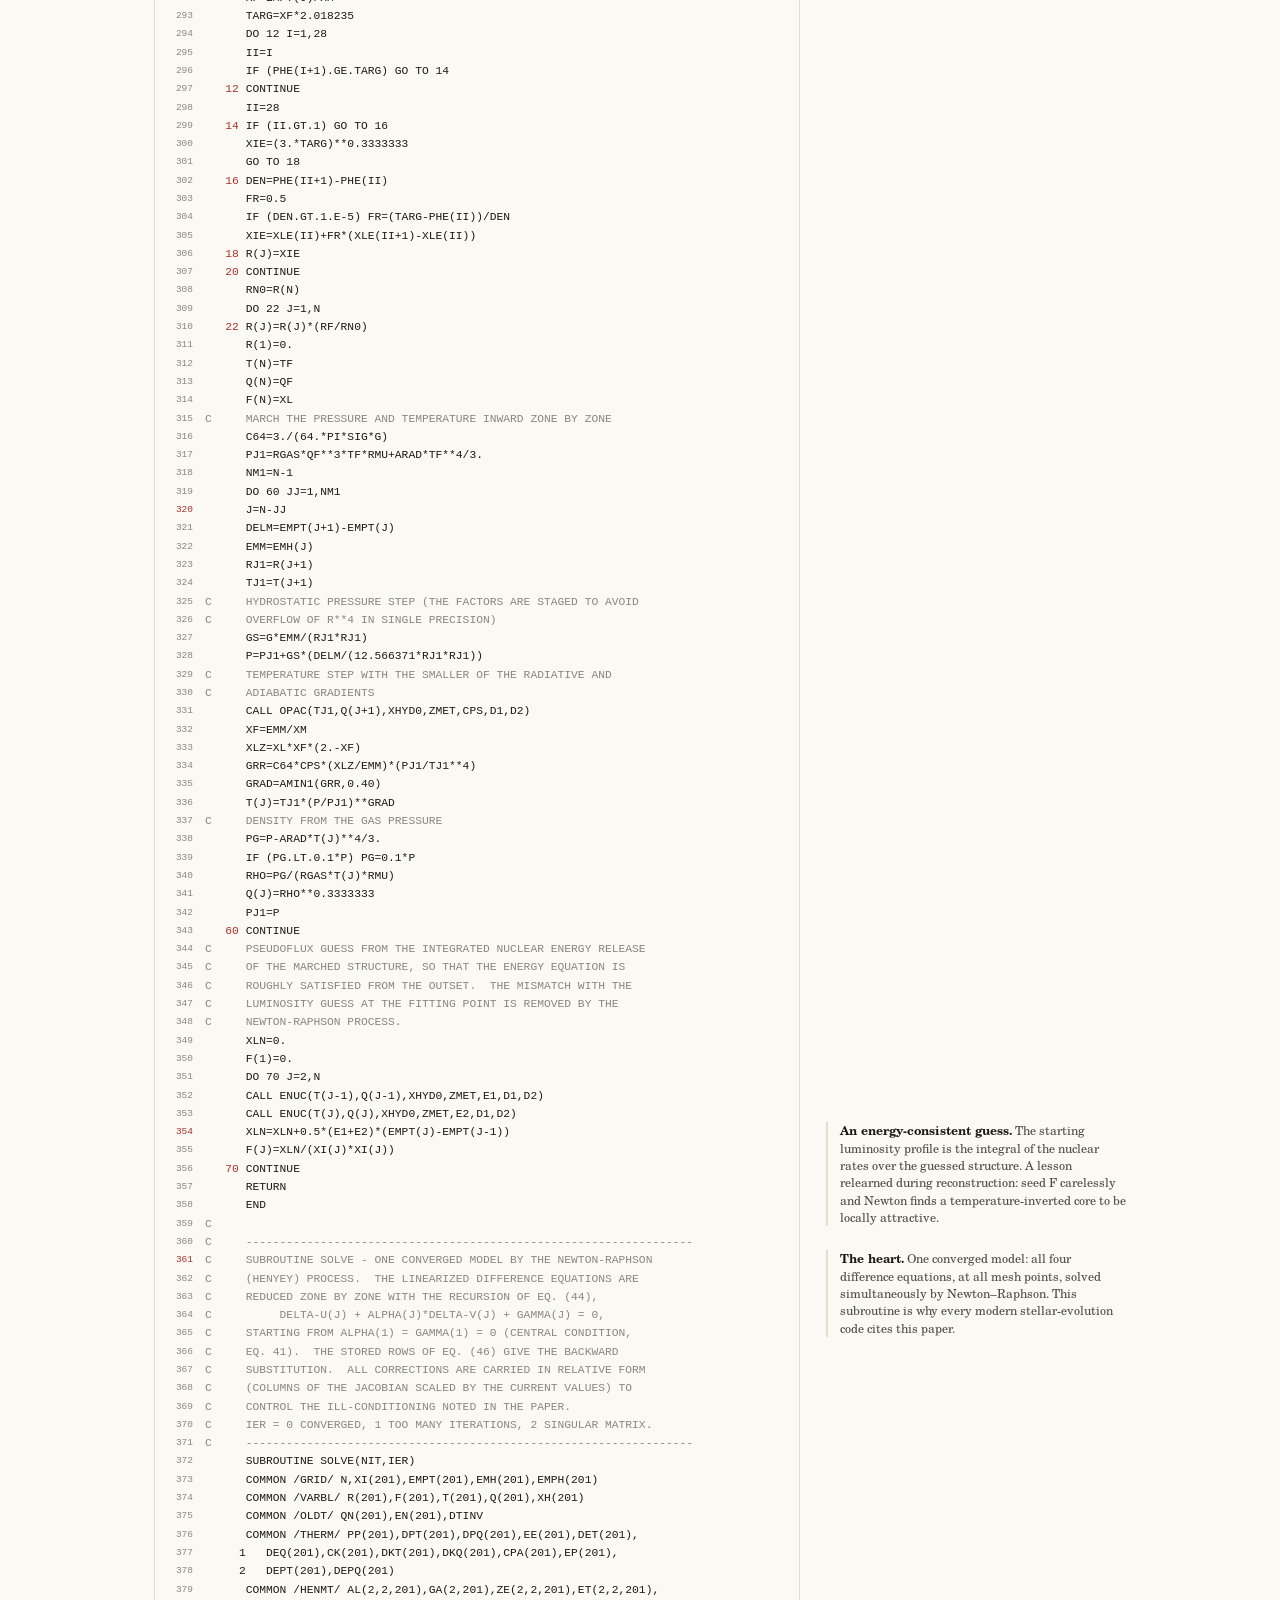
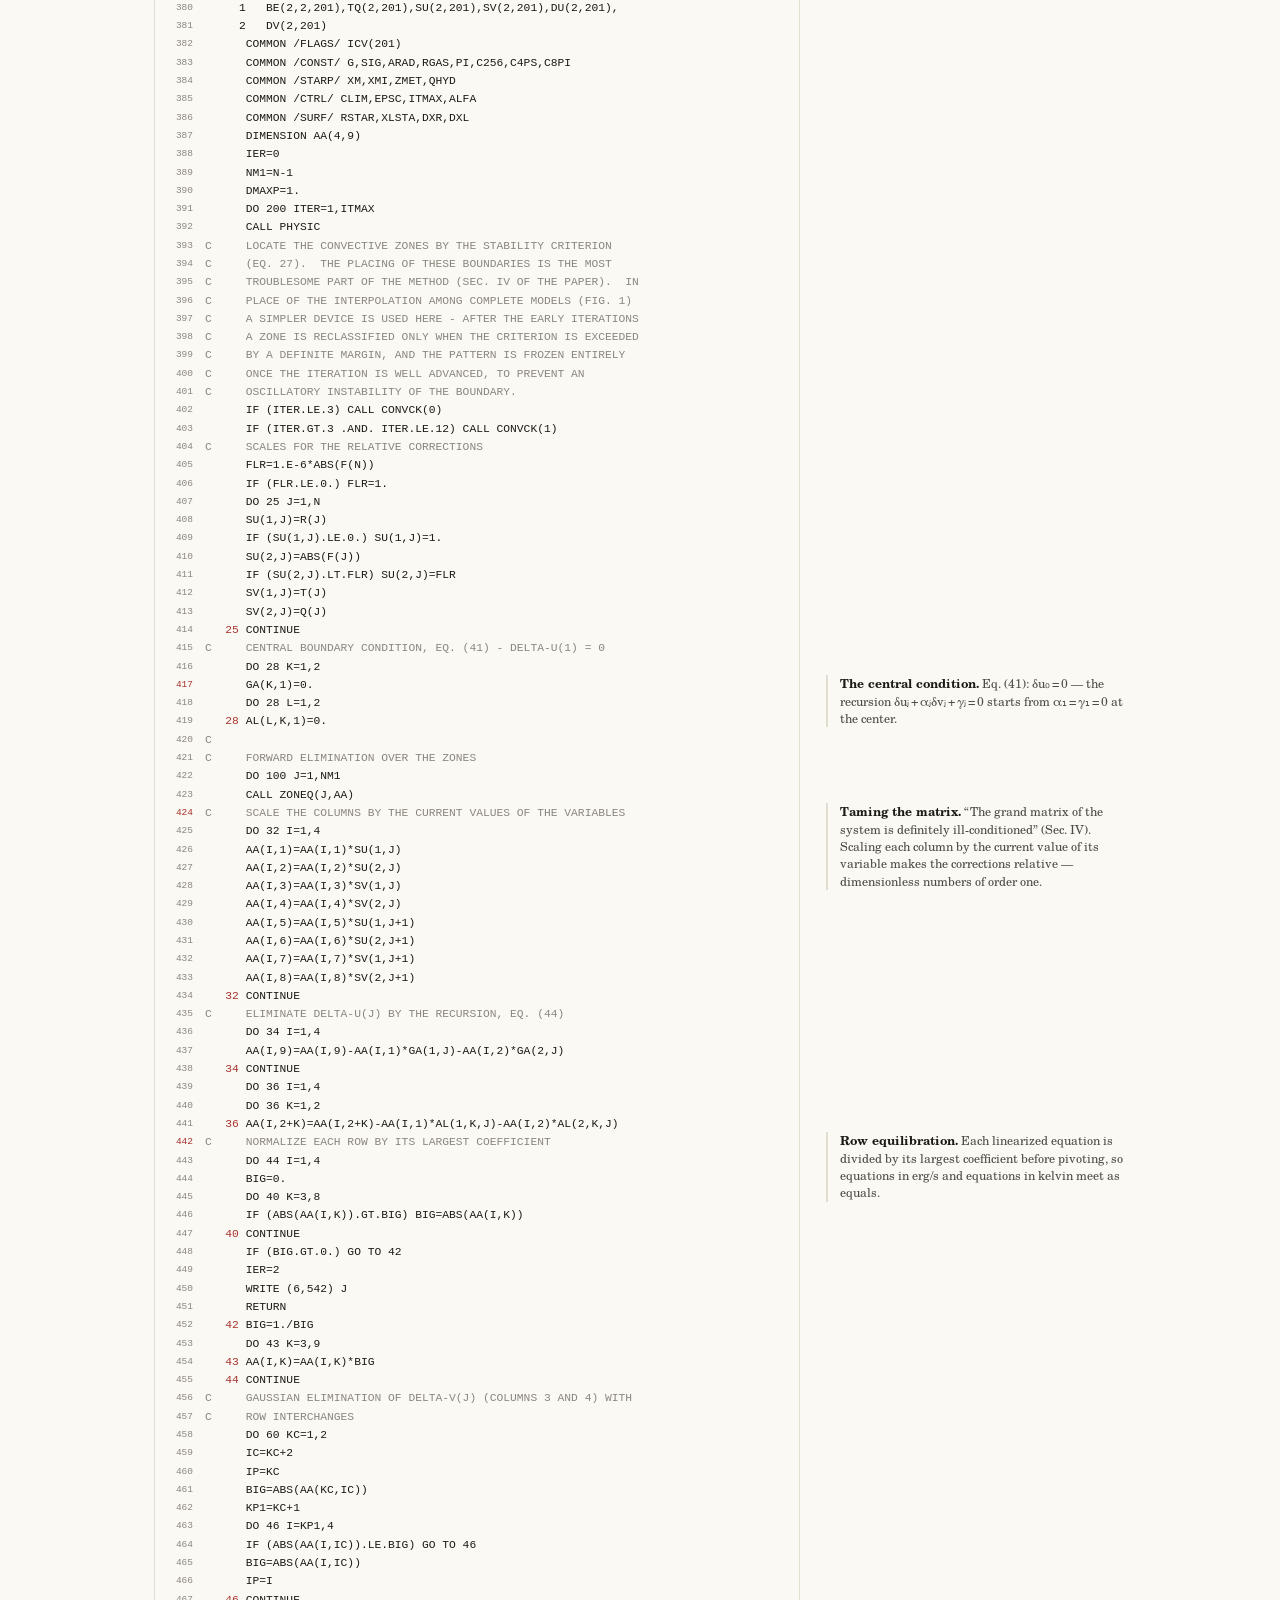
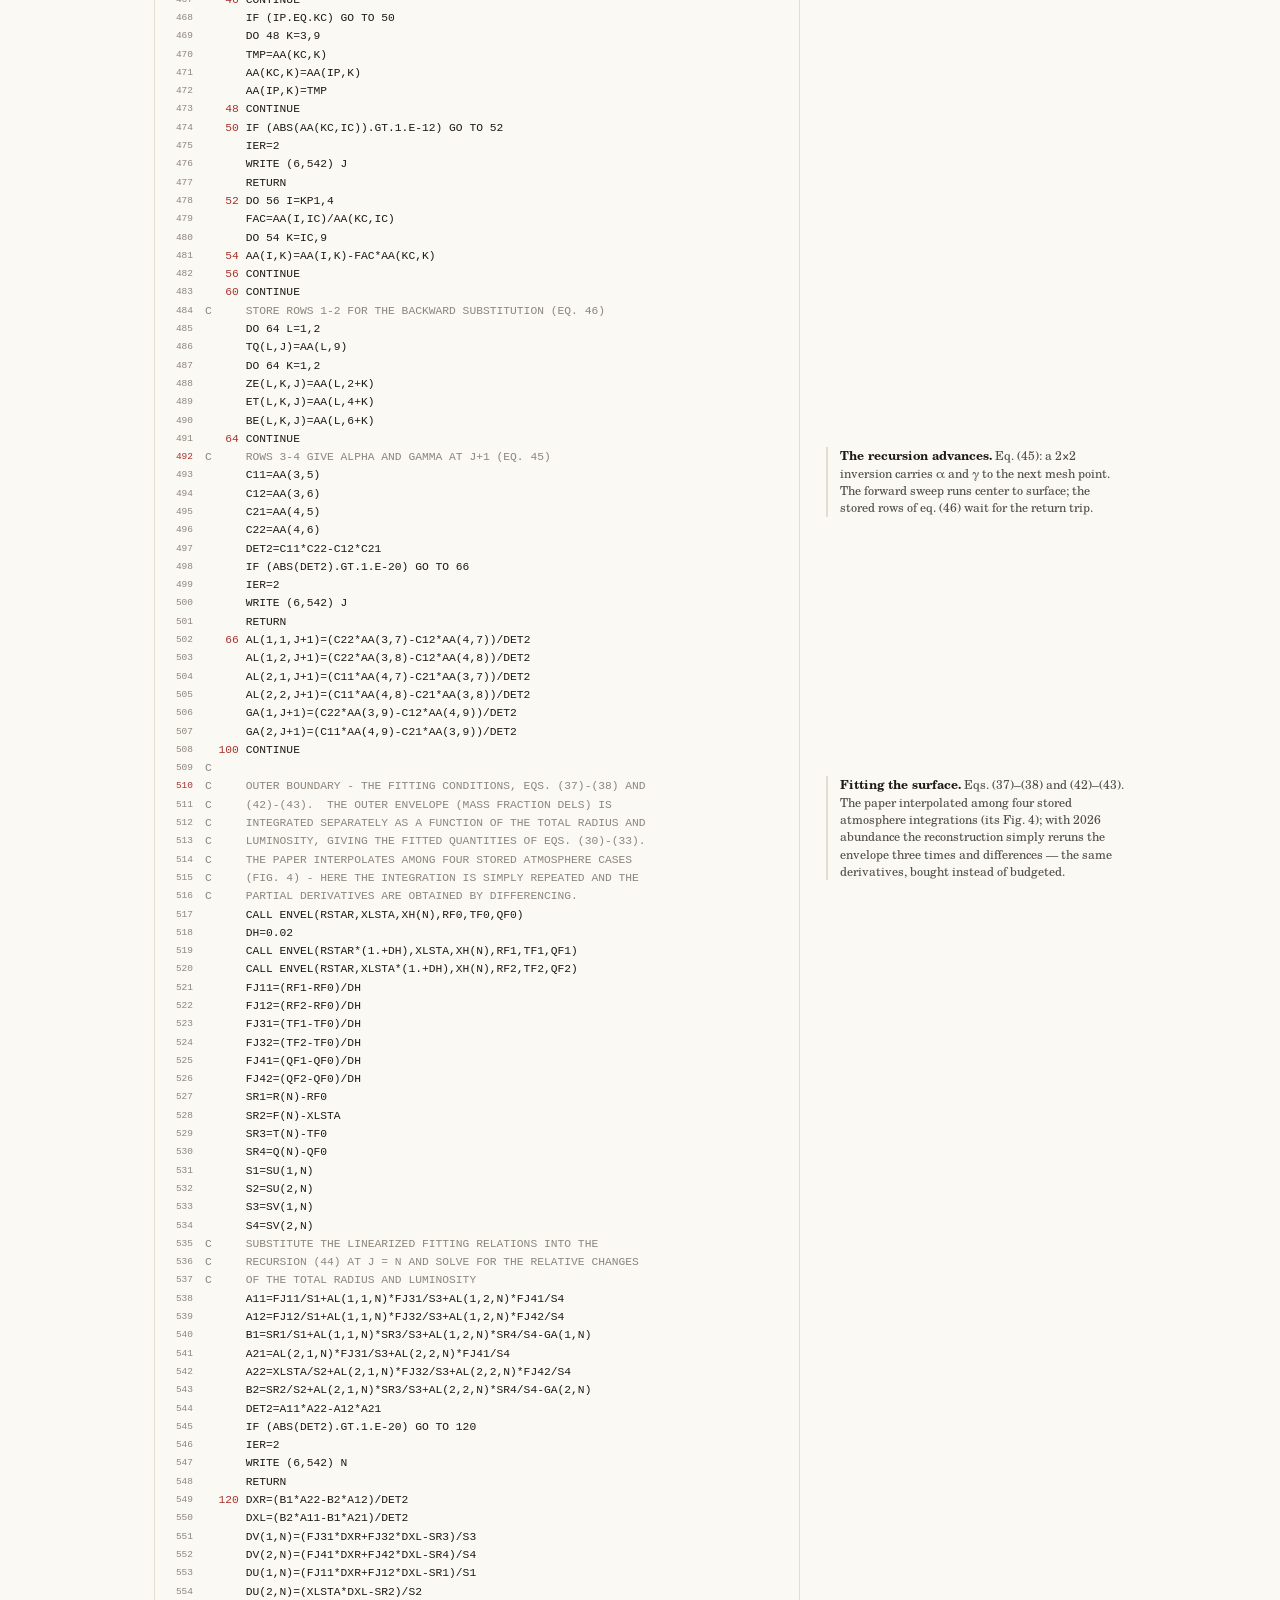
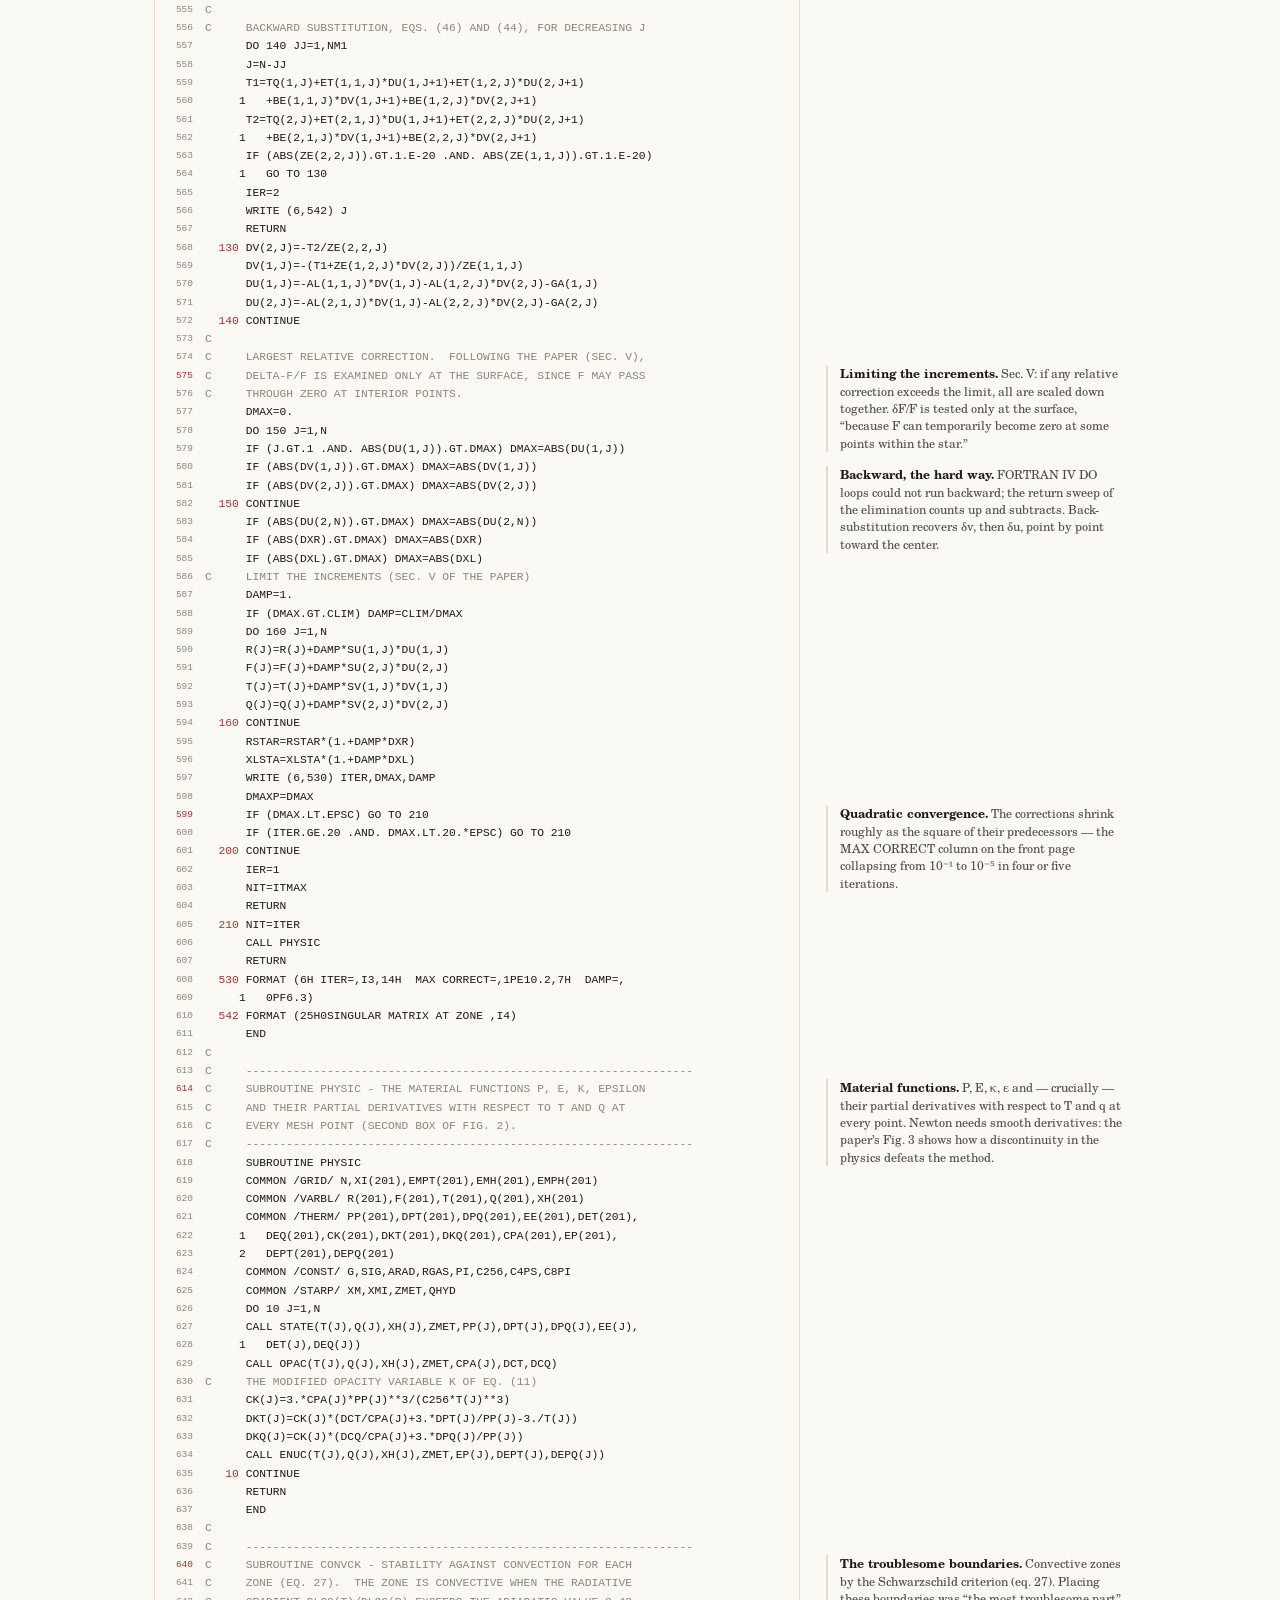
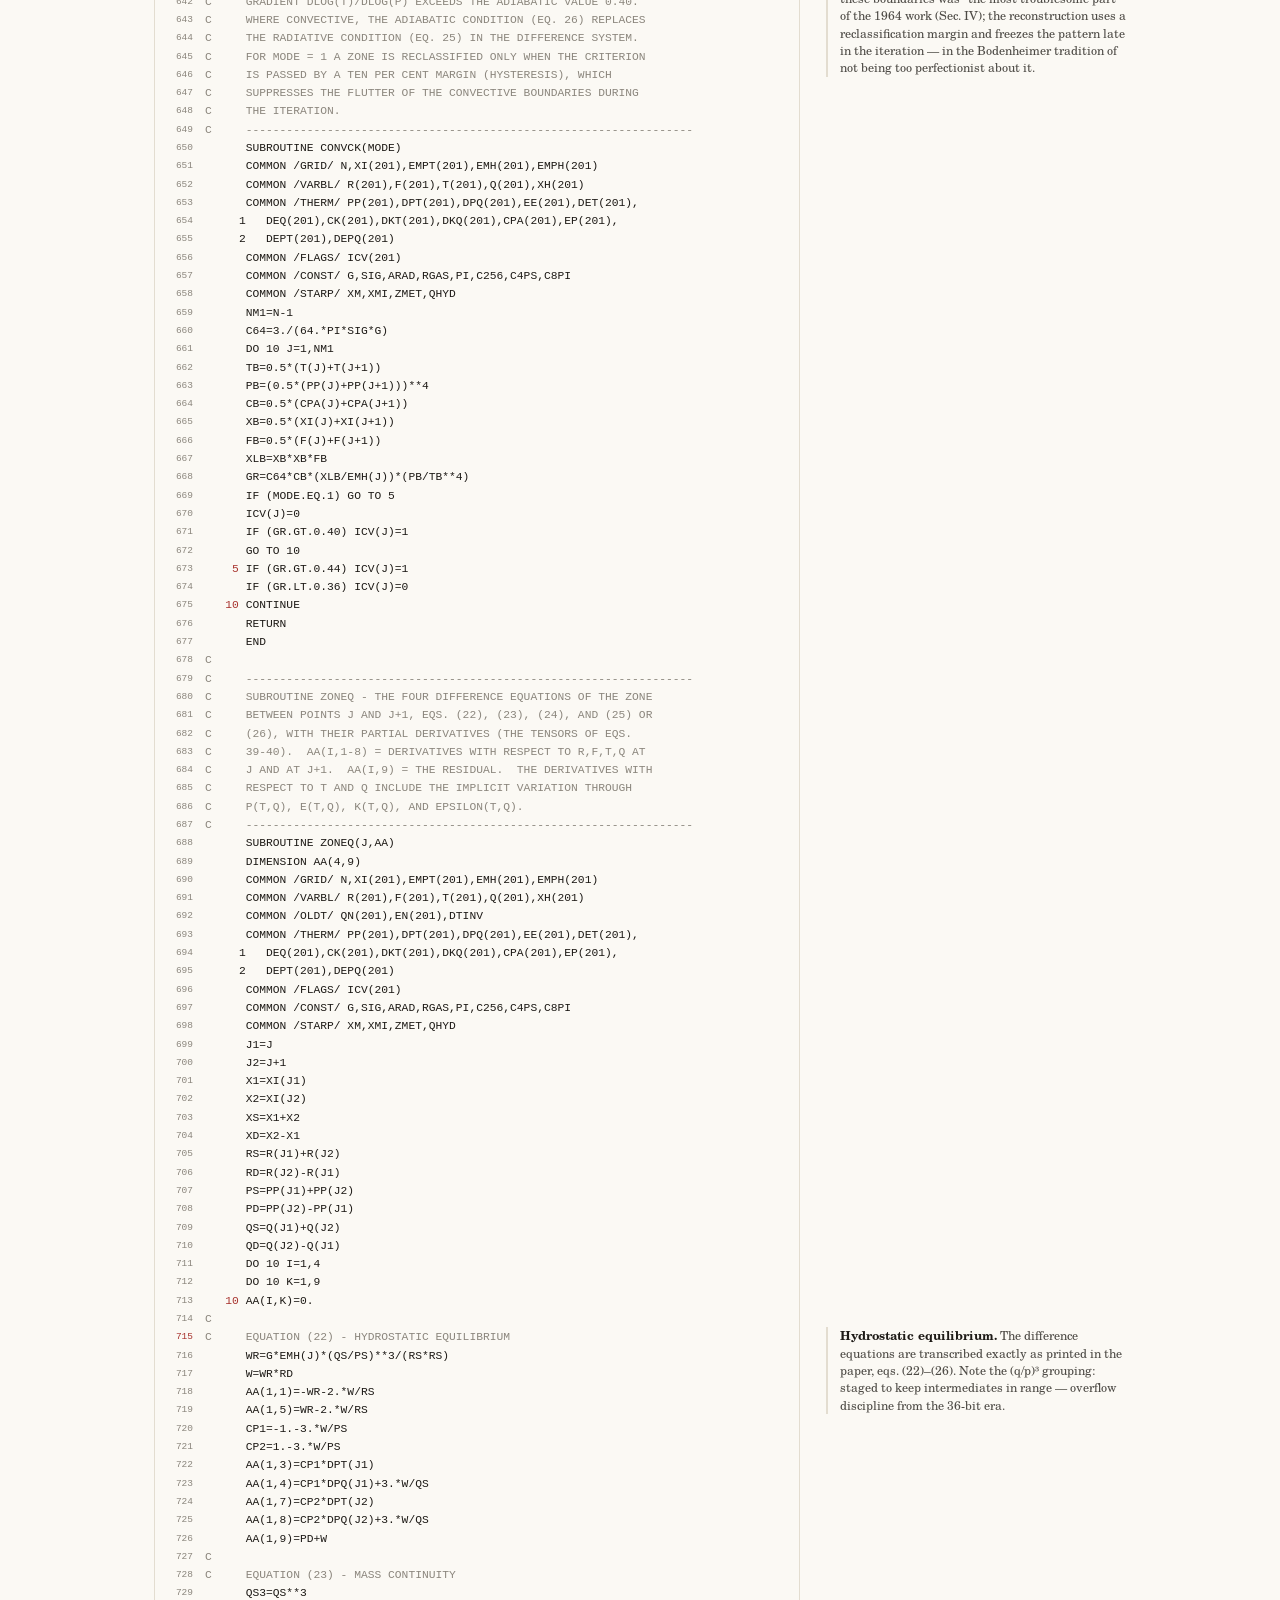
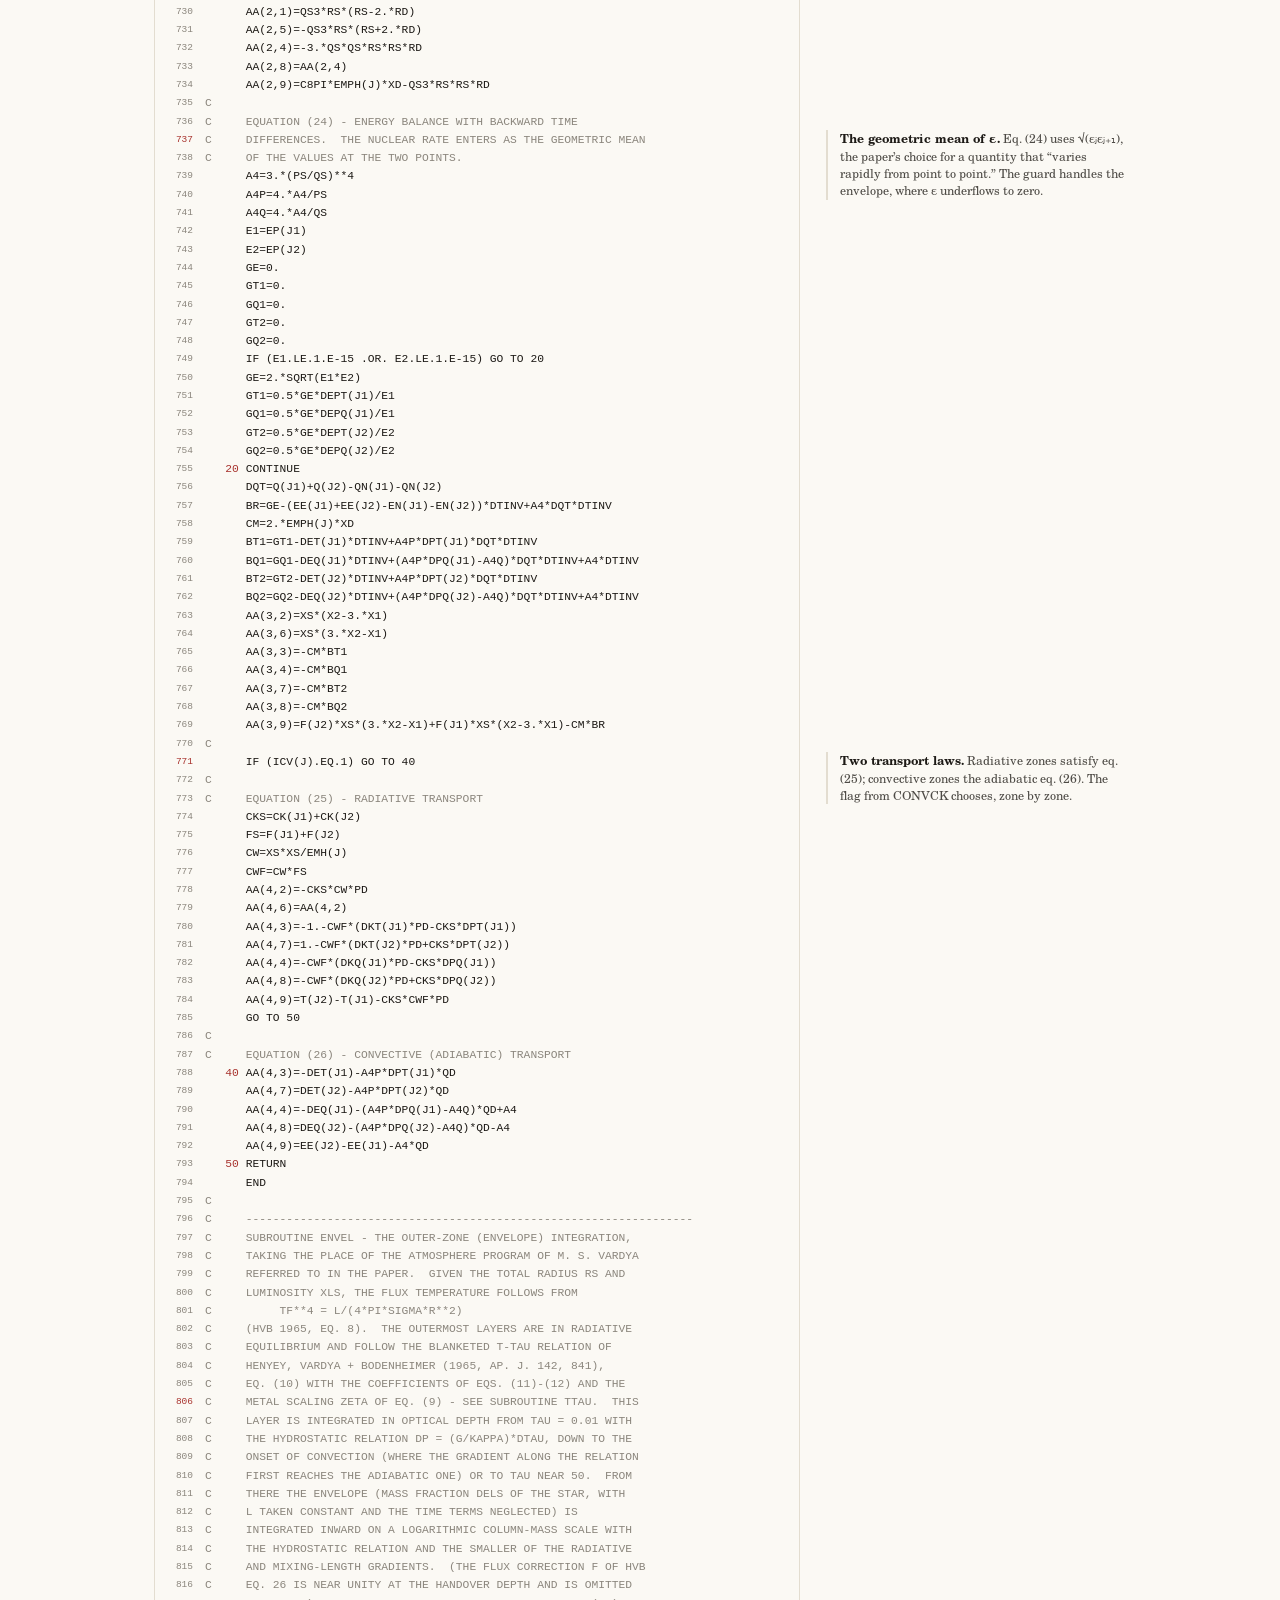
<file: docs/source.html>
<!DOCTYPE html>
<html lang="en">
<head>
<meta charset="utf-8">
<meta name="viewport" content="width=device-width, initial-scale=1">
<title>HENYEY — the program, annotated</title>
<meta name="description" content="The reconstructed 1964 FORTRAN IV stellar-evolution program, printed in full with an annotated guide in the margin.">
<link rel="preload" href="fonts/texgyreschola-regular.otf" as="font" type="font/otf" crossorigin>
<link rel="preload" href="fonts/texgyreschola-bold.otf" as="font" type="font/otf" crossorigin>
<link rel="stylesheet" href="site.css">
<link rel="icon" href="data:image/svg+xml,<svg xmlns='http://www.w3.org/2000/svg' viewBox='0 0 100 100'><text y='.9em' font-size='90'>✳</text></svg>">
</head>
<body>
<header class="hero">
  <button id="themeToggle" class="theme-toggle" aria-label="Toggle color scheme">◐</button>
  <h1>The program</h1>
  <p class="lede">
    What follows is the entire program — about a thousand lines of fixed-form
    FORTRAN&nbsp;IV, the same deck that runs when you press SUBMIT on the
    <a href="index.html#deck">front page</a>. It is printed the way it would
    come off the printer, columns and all; the notes in the margin say what
    each part is doing and where it comes from in the 1964 paper. Begin with
    the flow of the calculation, then read the listing itself. The boxes of
    the flow chart are links into the code.
  </p>
</header>

<main>
<section class="section">
  <h2><span class="secno">2–1</span>The flow of the calculation</h2>
  <figure class="chartcard wide flowcard" style="margin-top:14px">
    <div class="flowfig" id="flowfig"></div>
    <figcaption class="caption"><b>Fig.&nbsp;7.</b> The logical pattern of the calculation,
      after Fig.&nbsp;2 of Henyey, Forbes &amp; Gould (1964). The left column is one
      Newton–Raphson iteration; the right column advances the evolutionary sequence.
      Every box is a link into the listing below.</figcaption>
  </figure>
</section>

<section class="section">
  <h2><span class="secno">2–2</span>The listing</h2>
  <p>Fixed form: columns 1–5 hold statement labels (printed red), column 6
     marks a continuation, columns 7–72 carry the statement. Lines whose
     number is red carry a note in the margin; on a narrow screen the notes
     move inline. The deck compiles unchanged with the repository's
     7094-dialect compiler and with any modern Fortran compiler in legacy mode.</p>
  <div class="src-layout" style="margin-top:16px">
    <div class="codepane" id="codepane"><div style="padding:20px 16px;color:var(--ink-3);font-family:var(--serif);font-style:italic">fetching the deck…</div></div>
    <div class="notespane" id="notespane"></div>
  </div>
  <p class="pagenav" style="margin-top:14px">
    <a href="index.html">← back to the machine</a>
    <a href="https://github.com/oklo/Henyey">the repository</a>
    <a href="https://articles.adsabs.harvard.edu/pdf/1964ApJ...139..306H">the 1964 paper</a>
  </p>
</section>
</main>

<footer>
  <p class="mono">HENYEY · oklo/Henyey · period source, modern speed · no data leaves your browser</p>
</footer>

<script src="source.js"></script>
</body>
</html>
</file>
<file: docs/site.css>
/* HENYEY site — typography after the 1964 physics-textbook tradition
   (Century Schoolbook, via the free TeX Gyre Schola), figures as
   black-ink line art with red accents; machine text stays monospace. */

@font-face { font-family: "Schola"; src: url("fonts/texgyreschola-regular.otf") format("opentype"); font-weight: 400; font-style: normal; font-display: swap; }
@font-face { font-family: "Schola"; src: url("fonts/texgyreschola-italic.otf") format("opentype"); font-weight: 400; font-style: italic; font-display: swap; }
@font-face { font-family: "Schola"; src: url("fonts/texgyreschola-bold.otf") format("opentype"); font-weight: 700; font-style: normal; font-display: swap; }
@font-face { font-family: "Schola"; src: url("fonts/texgyreschola-bolditalic.otf") format("opentype"); font-weight: 700; font-style: italic; font-display: swap; }

:root {
  color-scheme: light;
  --paper: #fbf9f4;         /* book stock */
  --surface: #fbf9f4;       /* no white panels - everything on the stock */
  --card: #f0e5c9;          /* 5081 manila */
  --cardink: #7d97b8;       /* 5081 light-blue printing */
  --ink: #1d1a16;           /* text and figure ink */
  --ink-2: #4d4a45;
  --ink-3: #8b867d;
  --rule: #e3ddd0;
  --red: #a8332e;           /* the red of the covers, used sparingly */
  --band: rgba(160, 140, 96, 0.16);   /* convective shading */
  --greenbar: rgba(70, 110, 90, 0.05);
  --measure: 720px;          /* shared right edge: paragraphs, controls, printer */
  --mono: ui-monospace, "SF Mono", Menlo, Consolas, monospace;
  --serif: "Schola", Georgia, "Times New Roman", serif;
}
:root[data-theme="dark"] {
  color-scheme: dark;
  --paper: #191713; --surface: #191713; --card: #2c2820; --cardink: #6d84a3;
  --ink: #eae5da; --ink-2: #b5afa3; --ink-3: #7e786d; --rule: #322e26;
  --red: #d0605c; --band: rgba(190, 170, 120, 0.14);
  --greenbar: rgba(120, 160, 140, 0.05);
}
@media (prefers-color-scheme: dark) {
  :root:not([data-theme="light"]) {
    color-scheme: dark;
    --paper: #191713; --surface: #191713; --card: #2c2820; --cardink: #6d84a3;
    --ink: #eae5da; --ink-2: #b5afa3; --ink-3: #7e786d; --rule: #322e26;
    --red: #d0605c; --band: rgba(190, 170, 120, 0.14);
    --greenbar: rgba(120, 160, 140, 0.05);
  }
}
* { box-sizing: border-box; }
html { scroll-behavior: smooth; }
body {
  margin: 0; background: var(--paper); color: var(--ink);
  font-family: var(--serif); line-height: 1.52; font-size: 15px;
}
a { color: var(--red); text-decoration: none; }
a:hover { text-decoration: underline; }
.mono { font-family: var(--mono); font-size: 0.88em; }

/* ---- title page ---- */
.hero { max-width: 1020px; margin: 0 auto; padding: 64px 24px 18px; position: relative; }
.theme-toggle {
  position: absolute; top: 20px; right: 24px; background: none; border: 1px solid var(--rule);
  color: var(--ink-2); border-radius: 50%; width: 36px; height: 36px; font-size: 17px; cursor: pointer;
}
.overline { font-family: var(--mono); font-size: 10.5px; letter-spacing: 0.14em; color: var(--ink-3); margin: 0 0 10px; }
h1 { font-family: var(--serif); font-weight: 700; font-size: clamp(26px, 4vw, 40px);
     letter-spacing: 0.04em; margin: 0; line-height: 1; }
.tagline { font-size: clamp(14.5px, 1.9vw, 16px); color: var(--ink-2); margin: 12px 0 2px; }
.volume { font-style: italic; color: var(--ink-2); margin: 0 0 18px; font-size: 13.5px; }
.hero::after { content: ""; display: block; height: 2px; background: var(--red); width: 96px; margin-top: 22px; }
.lede { max-width: var(--measure); text-align: justify; hyphens: auto; }
.lede-actions { margin-top: 24px; display: flex; gap: 12px; flex-wrap: wrap; }
.btn {
  display: inline-block; font-family: var(--mono); font-size: 12.5px; letter-spacing: 0.05em;
  padding: 9px 16px; border: 1px solid var(--red); border-radius: 4px; color: var(--red); cursor: pointer;
  background: none;
}
.btn.primary { background: var(--red); color: #fff; }
.btn.ghost { border-color: var(--rule); color: var(--ink-2); }
.btn:hover { text-decoration: none; filter: brightness(1.06); }

/* ---- chapters ---- */
main { max-width: 1020px; margin: 0 auto; padding: 0 24px 72px; }
.section { margin: 50px 0; }
.section h2 { font-size: 16.5px; margin-bottom: 9px; font-weight: 700; }
.secno { color: var(--ink); margin-right: 14px; }
.section > p, .prose p { max-width: var(--measure); text-align: justify; hyphens: auto; margin: 0 0 0.2em; }
.prose p + p { text-indent: 1.6em; margin-top: 0.2em; }
.section > p { color: var(--ink-2); }
.prose p { color: var(--ink); }
.fineprint { font-size: 11.9px; color: var(--ink-3); text-align: left !important; text-indent: 0 !important; margin-top: 0.9em !important; }

/* ---- deck ---- */
.controls { display: flex; flex-wrap: nowrap; gap: 10px 12px; margin: 16px 0 12px; align-items: end; overflow-x: auto; padding-bottom: 4px; max-width: var(--measure); justify-content: space-between; }
.controls label { display: flex; flex-direction: column; font-size: 10.5px; color: var(--ink-3); gap: 3px; font-family: var(--mono); white-space: nowrap; flex: none; }
.controls input, .controls select {
  font-family: var(--mono); font-size: 12.5px; padding: 6px 8px; width: 92px;
  border: 1px solid var(--rule); border-radius: 4px; background: var(--surface); color: var(--ink);
}
#cards { display: grid; gap: 10px; margin: 14px 0; }
.punchcard { width: 100%; max-width: 540px; height: auto; display: block; filter: drop-shadow(0 2px 3px rgba(0,0,0,0.22)); }
.deck-listing {
  max-width: 540px;
  font-family: var(--mono); font-size: 11px; color: var(--ink-3); background: var(--surface);
  border: 1px solid var(--rule); border-radius: 4px; padding: 8px 12px; overflow-x: auto; margin: 4px 0 0;
}
.run-row { display: flex; align-items: center; gap: 16px; margin-top: 16px; }
.job-status { font-family: var(--mono); font-size: 12px; color: var(--ink-3); }

/* ---- printer ---- */
.printer {
  background: var(--surface); border: 1px solid var(--rule); border-radius: 4px;
  height: 320px; overflow: hidden; position: relative; margin-top: 14px;
}
.printer-scroll {
  position: absolute; inset: 0; overflow: auto; padding: 10px 14px;
  font-family: var(--mono); font-size: 11.2px; line-height: 1.5; white-space: pre; color: var(--ink-2);
  background-image: repeating-linear-gradient(to bottom, var(--greenbar) 0 35.4px, transparent 35.4px 70.8px);
}
.printer-scroll .hl { color: var(--ink); font-weight: 600; }

/* ---- figures ---- */
.chartgrid { display: grid; grid-template-columns: 1fr; gap: 20px; margin-top: 18px; }
.chartgrid.three { grid-template-columns: 1fr; gap: 4px; }
.chartcard { background: none; border: none; padding: 0 0 4px; margin: 0; max-width: 560px; }
.chartcard.wide { margin-top: 18px; }
.caption { font-size: 11.9px; color: var(--ink-2); margin: 6px 2px 2px; text-align: left; }
.caption b { font-weight: 700; }
.chartbox { width: 100%; }
.chartbox svg { display: block; width: 100%; height: auto; }
.scrub-row { display: flex; gap: 14px; align-items: center; margin: 4px 0 8px; }
.scrub-row input[type=range] { flex: 1; accent-color: var(--red); }
.tableview { margin-top: 16px; font-size: 13px; }
.tableview summary { cursor: pointer; color: var(--red); font-family: var(--mono); font-size: 12px; }
.tableview > div, #trackTable { overflow-x: auto; }
.tableview table { border-collapse: collapse; margin-top: 10px; font-family: var(--mono); font-size: 12px; }
.tableview th, .tableview td { padding: 3px 10px; border-bottom: 1px solid var(--rule); text-align: right; color: var(--ink-2); }
.tableview th { color: var(--ink-3); font-weight: 600; }

.tooltip {
  position: fixed; pointer-events: none; z-index: 10; background: var(--ink); color: var(--paper);
  font-family: var(--mono); font-size: 11.5px; padding: 6px 9px; border-radius: 4px; line-height: 1.45;
  max-width: 260px; box-shadow: 0 2px 8px rgba(0,0,0,0.25);
}
footer { border-top: 1px solid var(--rule); padding: 18px 24px 36px; text-align: center; }
footer p { color: var(--ink-3); font-size: 11.5px; font-family: var(--mono); }
@media (max-width: 700px) {
  .controls input { width: 84px; }
  .printer { height: 260px; }
  .printer-scroll { font-size: 9.6px; }
  .flowfig { overflow-x: auto; }
  .flowfig svg { min-width: 620px; }
}

/* ---- the program, annotated (source.html) ---- */
.src-layout { display: grid; grid-template-columns: minmax(0, 1fr) 300px; gap: 26px; align-items: start; }
.codepane {
  font-family: var(--mono); font-size: 11.3px; line-height: 1.62;
  background: var(--surface); border: 1px solid var(--rule); border-radius: 4px;
  padding: 8px 0 14px; overflow-x: auto; position: relative;
}
.codeline { display: flex; white-space: pre; scroll-margin-top: 80px; }
.codeline .ln { width: 50px; text-align: right; padding-right: 12px; color: var(--ink-3);
  user-select: none; flex: none; font-size: 9.5px; line-height: inherit; padding-top: 1px; }
.codeline .txt { flex: 1; min-width: 0; }
.codeline.cmt .txt { color: var(--ink-3); }
.codeline .lblf { color: var(--red); }
.codeline .kw { font-weight: 700; }
.codeline.noted .ln { color: var(--red); }
.codeline.hl { background: rgba(168, 51, 46, 0.10); }
.notespane { position: relative; font-family: var(--serif); }
.mnote { position: absolute; width: 100%; font-size: 12.2px; line-height: 1.42; color: var(--ink-2);
  padding-left: 12px; border-left: 2px solid var(--rule); cursor: pointer; }
.mnote b { color: var(--ink); }
.mnote:hover, .mnote.hl { border-left-color: var(--red); }
.mnote .eq { font-style: italic; }
.flowcard { max-width: var(--measure); }
.flowfig { background: none; border: none; padding: 8px 0 2px; }
.flowfig svg { display: block; width: 100%; height: auto; }
.flowfig text { font-family: var(--mono); font-size: 10.5px; fill: var(--ink); }
.flowfig .box { fill: none; stroke: var(--ink); stroke-width: 1.4; }
.flowfig .dec { fill: none; stroke: var(--ink); stroke-width: 1.4; }
.flowfig .arr { stroke: var(--ink); stroke-width: 1.2; fill: none; marker-end: url(#ah); }
.flowfig .yn { font-size: 9.5px; fill: var(--ink-2); }
.flowfig a .box:hover, .flowfig a .dec:hover { stroke: var(--red); stroke-width: 2; }
.flowfig a { cursor: pointer; }
.pagenav { font-family: var(--mono); font-size: 11.5px; margin-top: 8px; }
.pagenav a { margin-right: 14px; }
@media (max-width: 960px) {
  .src-layout { grid-template-columns: 1fr; }
  .notespane { display: none; }
  .mnote.inline { position: static; display: block; margin: 6px 8px 6px 50px;
    font-family: var(--serif); white-space: normal; }
}
</file>
